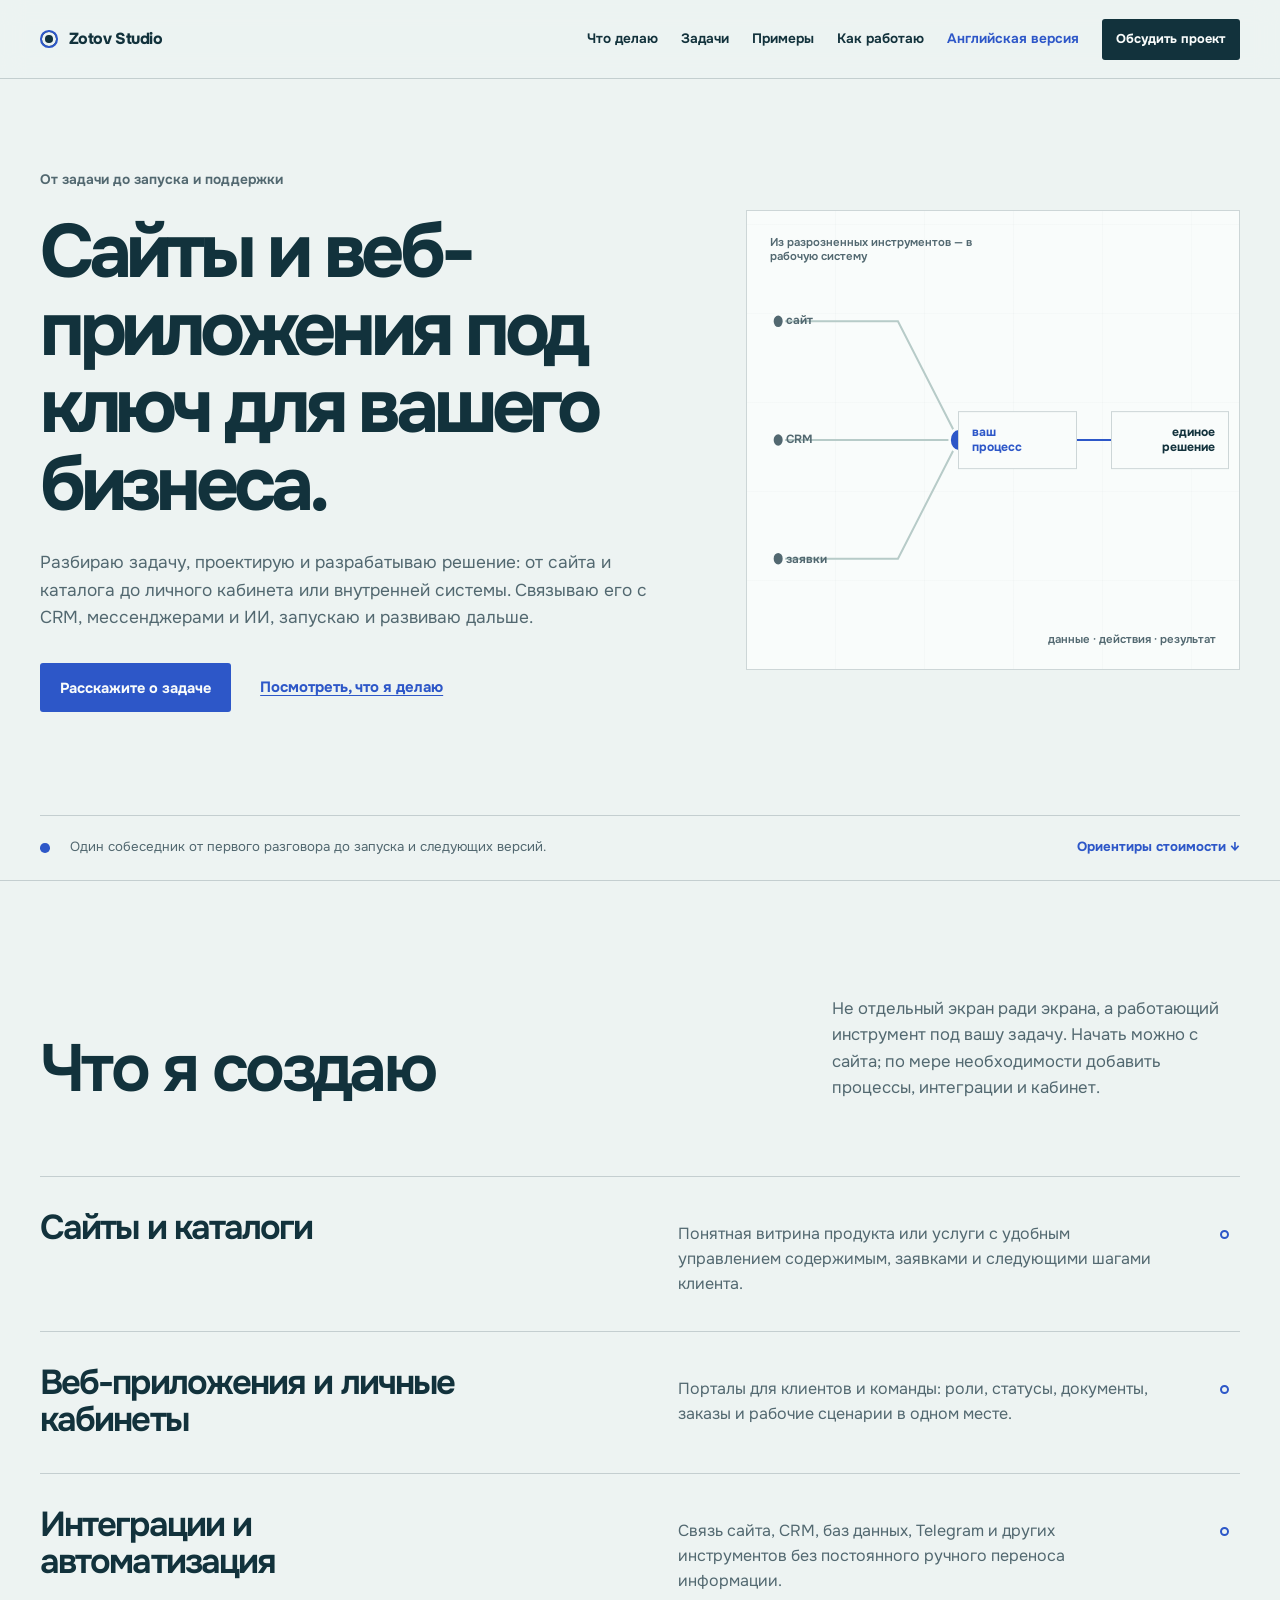
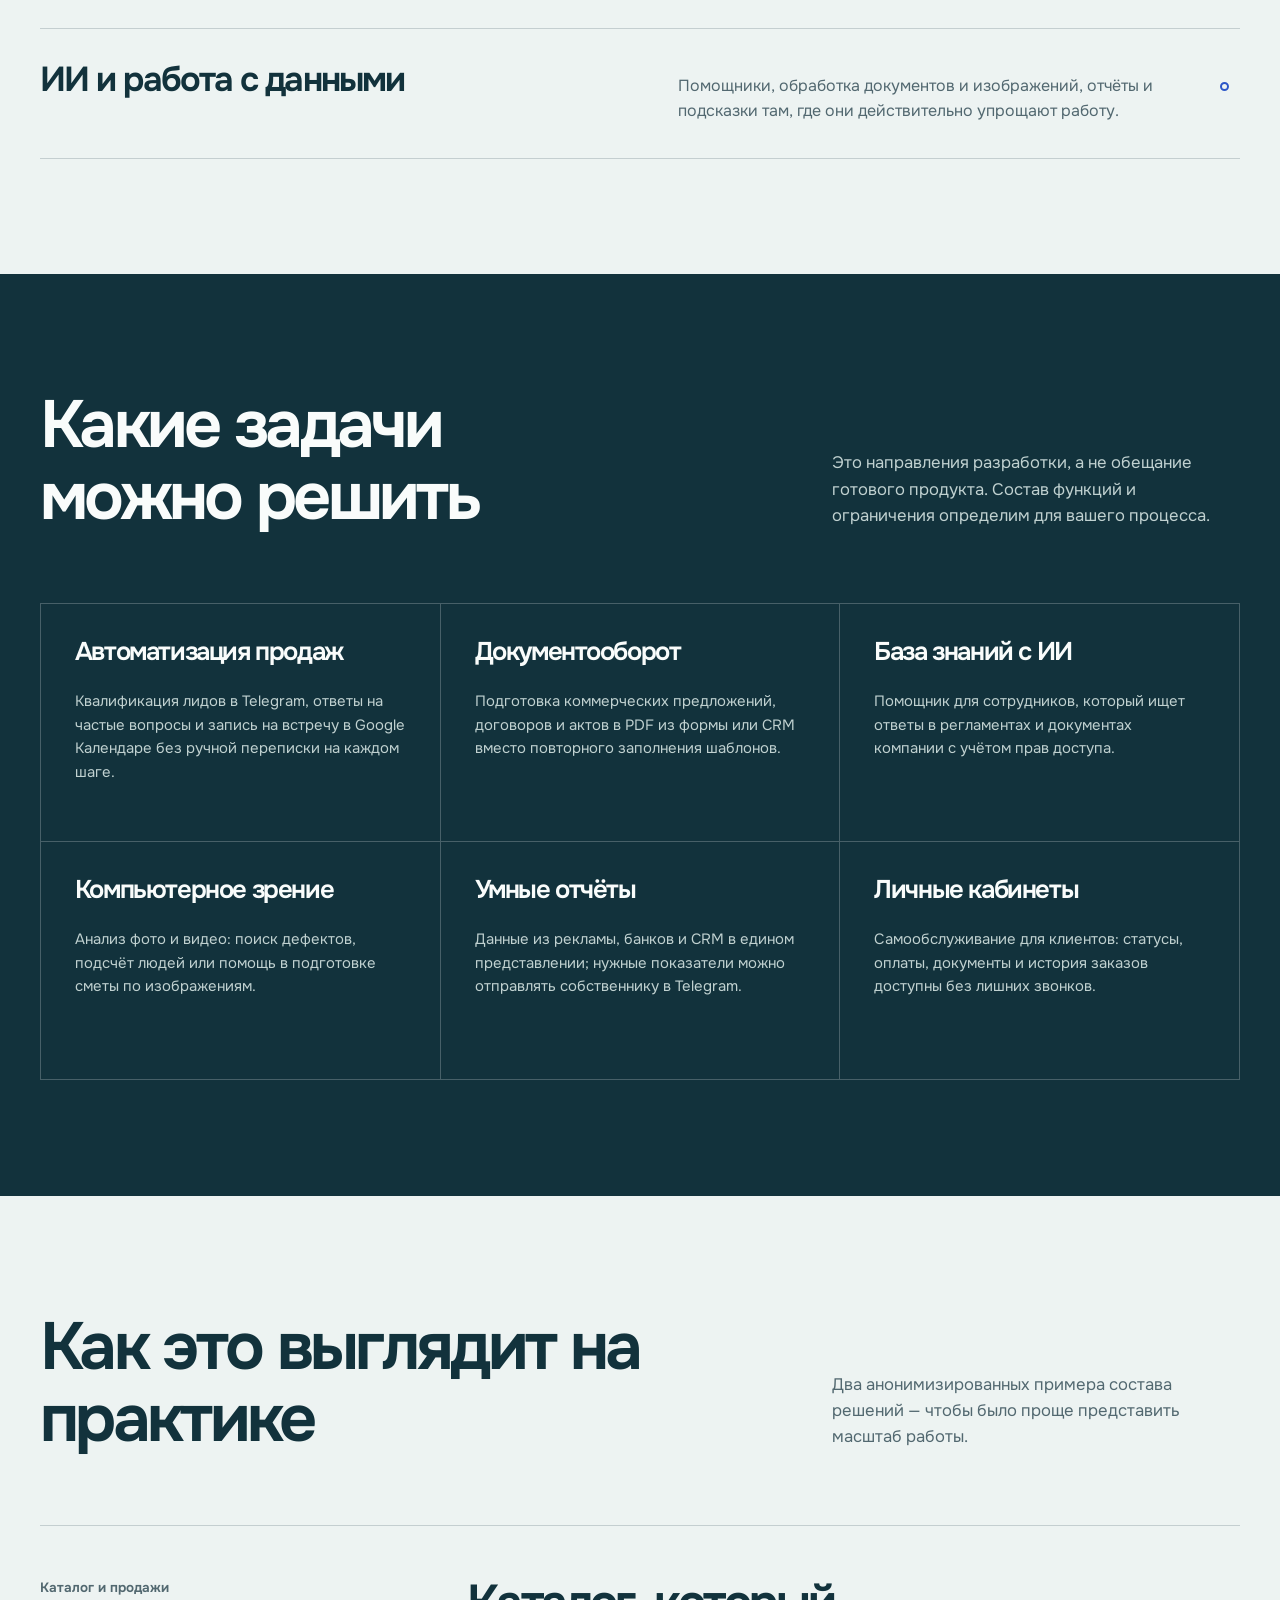
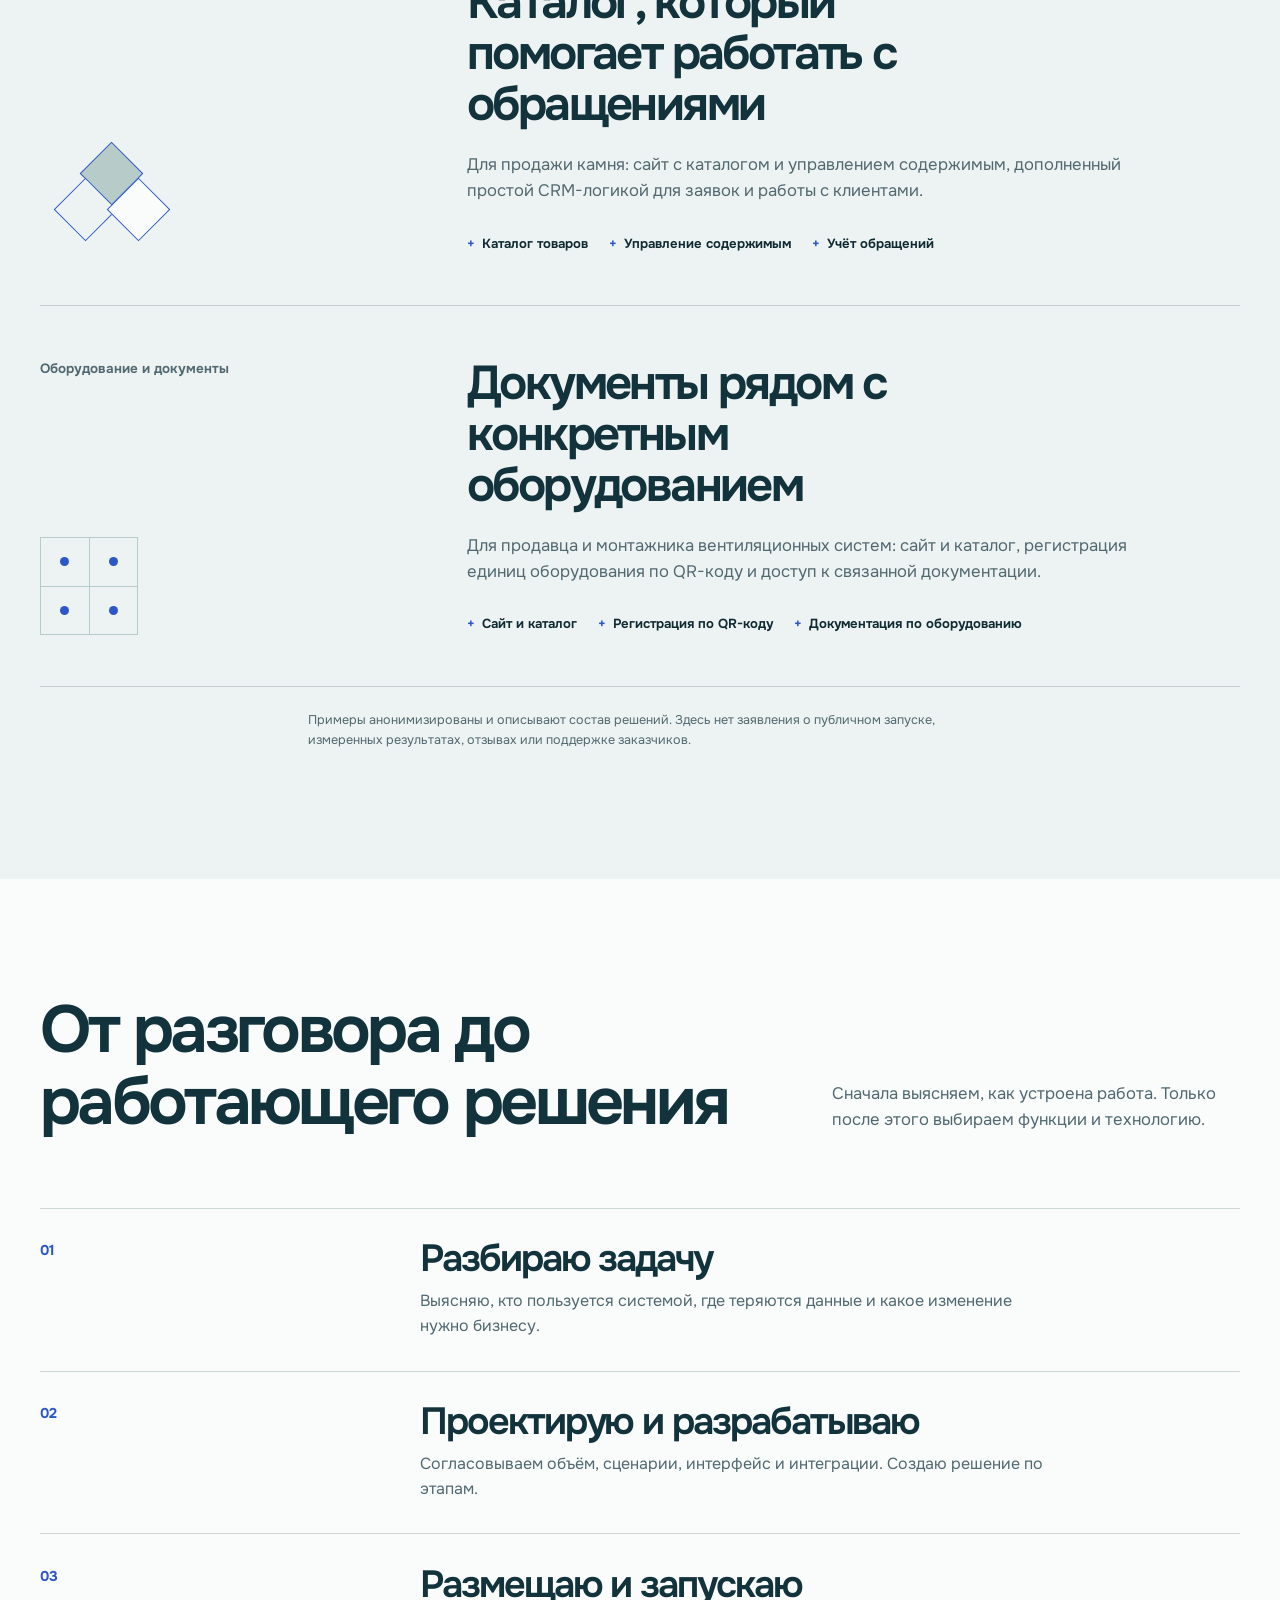
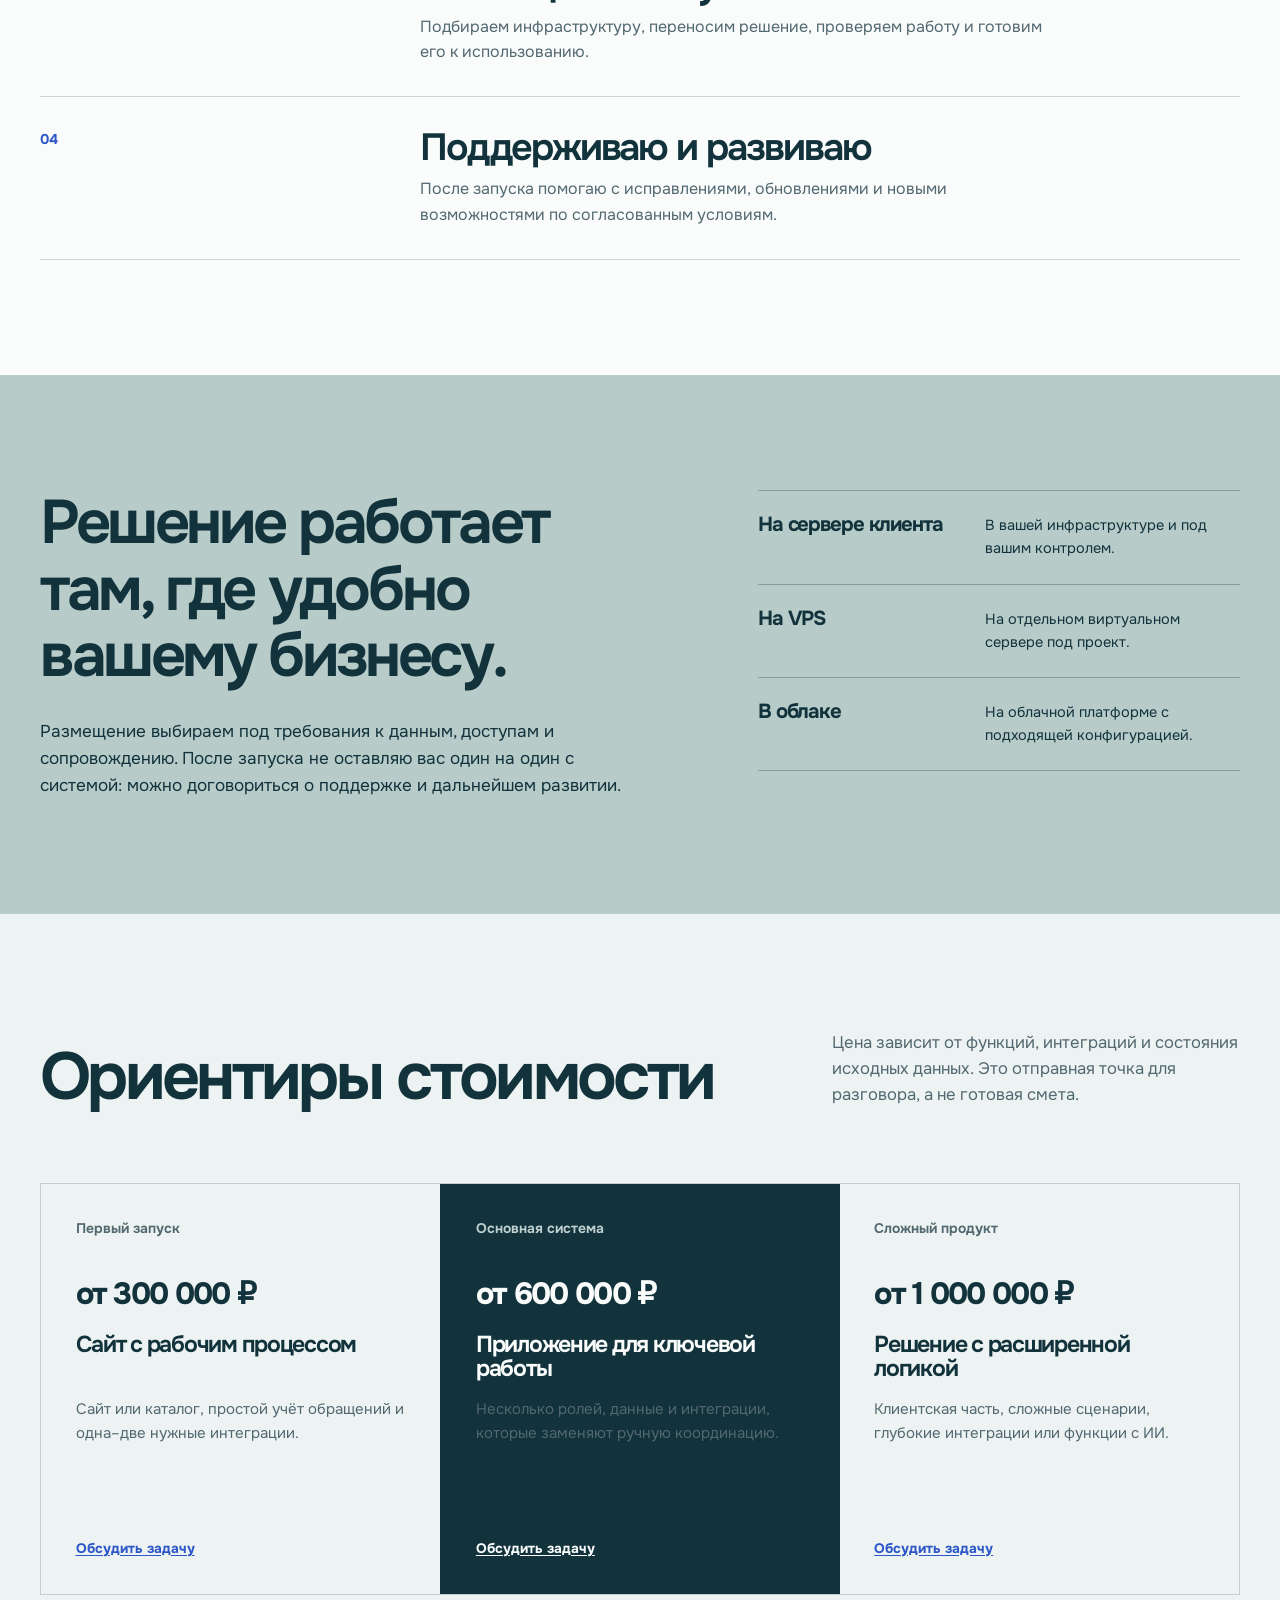
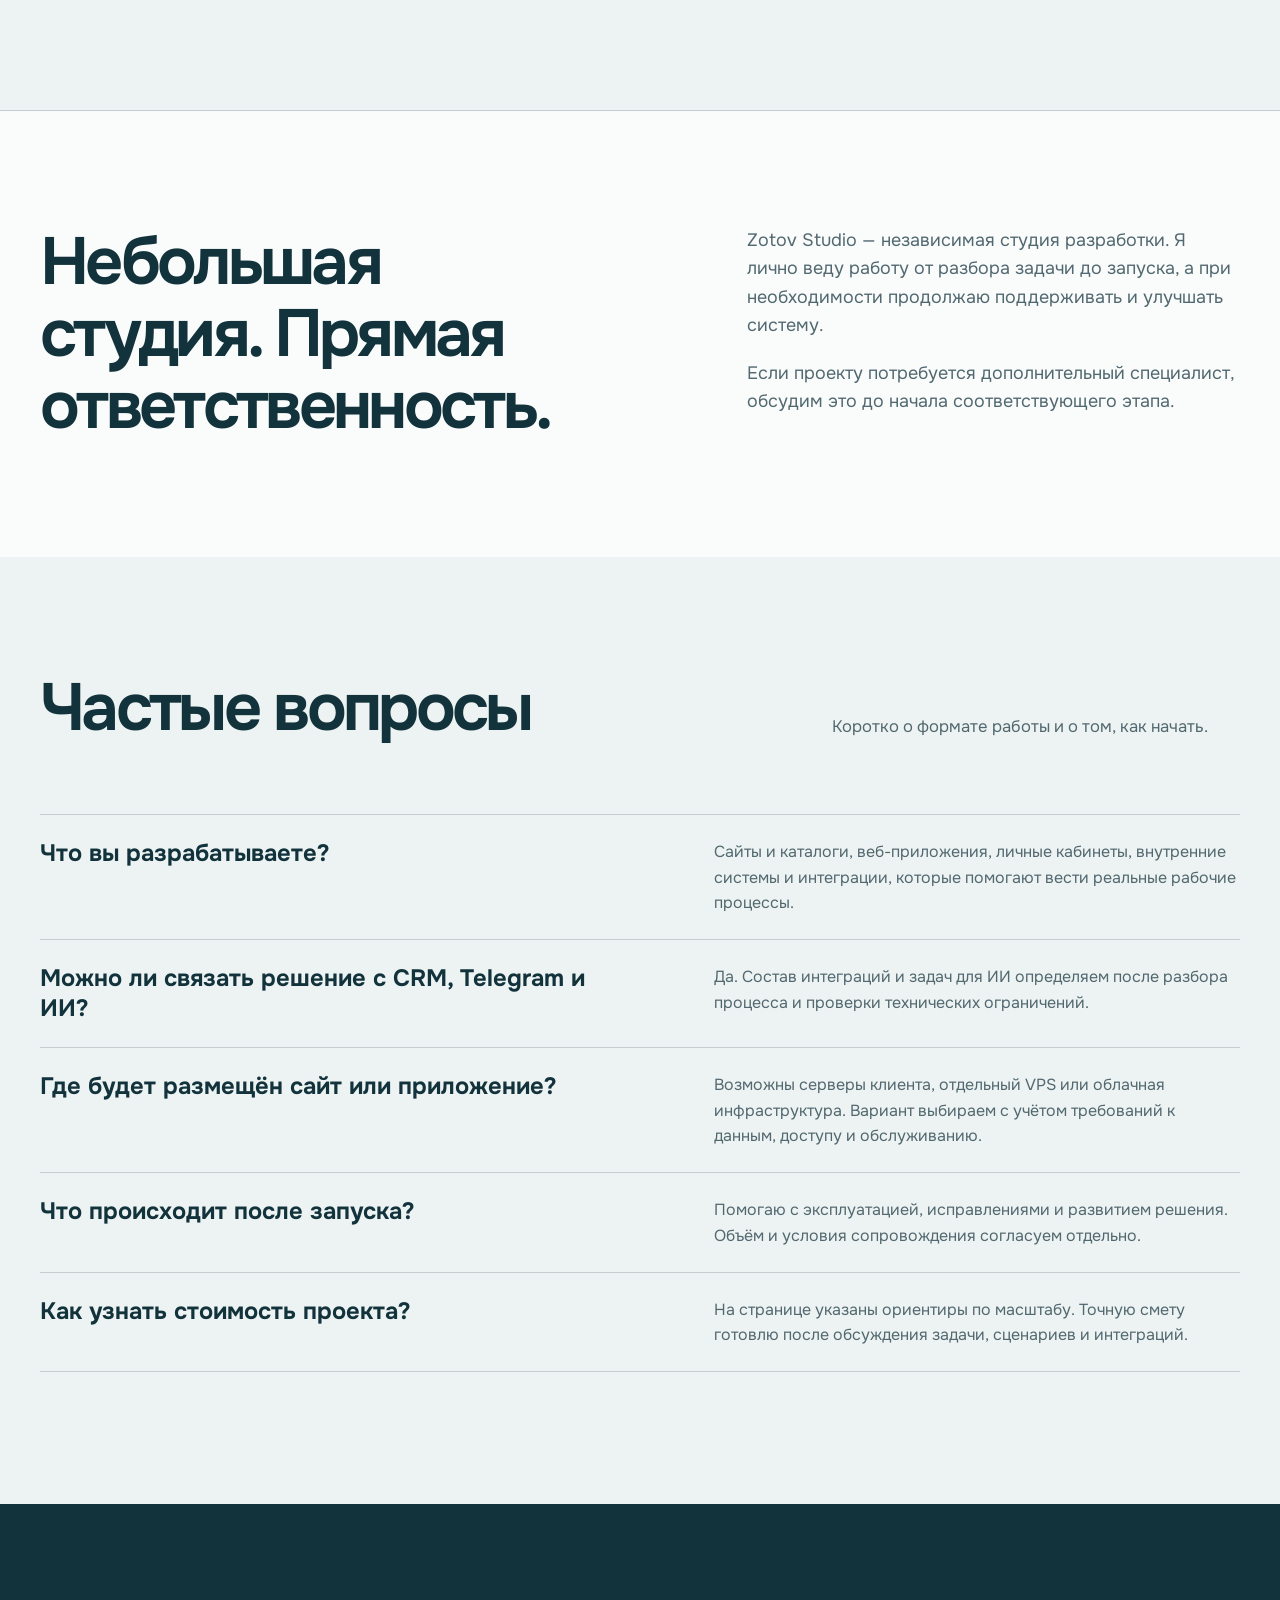
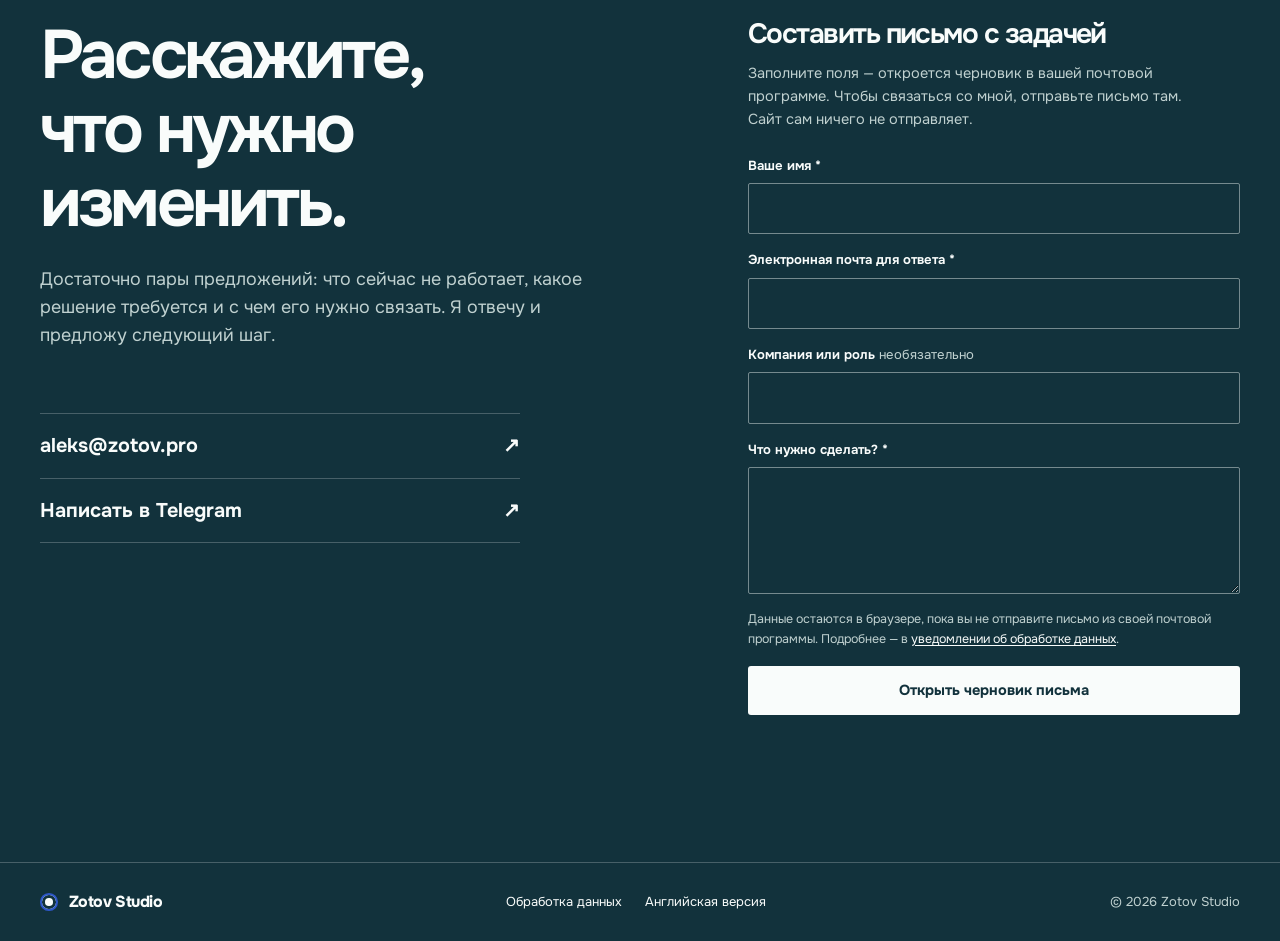
<file: index.html>
<!doctype html>
<html lang="ru" class="no-js">
  <head>
    <meta charset="utf-8" />
    <meta name="viewport" content="width=device-width, initial-scale=1" />
    <meta name="theme-color" content="#edf3f2" />
    <meta name="description" content="Zotov Studio разрабатывает сайты, каталоги и веб-приложения под ключ: CRM, интеграции, ИИ, размещение на сервере клиента или в облаке и поддержка после запуска." />
    <title>Сайты и веб-приложения под ключ для бизнеса — Zotov Studio</title>
    <link rel="canonical" href="https://zotov.pro/" />
    <link rel="alternate" hreflang="ru" href="https://zotov.pro/" />
    <link rel="alternate" hreflang="en" href="https://zotov.pro/en/" />
    <link rel="alternate" hreflang="x-default" href="https://zotov.pro/" />
    <meta property="og:type" content="website" />
    <meta property="og:site_name" content="Zotov Studio" />
    <meta property="og:locale" content="ru_RU" />
    <meta property="og:locale:alternate" content="en_US" />
    <meta property="og:url" content="https://zotov.pro/" />
    <meta property="og:title" content="Сайты и веб-приложения под ключ — Zotov Studio" />
    <meta property="og:description" content="Разработка для бизнес-процессов: от сайта и клиентского кабинета до интеграций, ИИ, размещения и дальнейшей поддержки." />
    <meta name="twitter:card" content="summary" />
    <link rel="icon" type="image/svg+xml" href="./favicon.svg" />
    <link rel="stylesheet" href="./styles.css" />
    <script type="application/ld+json">
      {
        "@context": "https://schema.org",
        "@graph": [
          {
            "@type": "Organization",
            "@id": "https://zotov.pro/#studio",
            "name": "Zotov Studio",
            "legalName": "ИП Зотов Александр Алексеевич",
            "url": "https://zotov.pro/",
            "email": "aleks@zotov.pro",
            "sameAs": ["https://t.me/AleksZotov"],
            "description": "Разработка сайтов, веб-приложений и цифровых систем для бизнес-процессов под ключ. Интеграции, ИИ, размещение и поддержка."
          },
          {
            "@type": "WebSite",
            "@id": "https://zotov.pro/#website",
            "url": "https://zotov.pro/",
            "name": "Zotov Studio",
            "inLanguage": ["ru", "en"],
            "publisher": {"@id": "https://zotov.pro/#studio"}
          },
          {
            "@type": "WebPage",
            "@id": "https://zotov.pro/#webpage",
            "url": "https://zotov.pro/",
            "name": "Сайты и веб-приложения под ключ для бизнеса",
            "inLanguage": "ru",
            "isPartOf": {"@id": "https://zotov.pro/#website"},
            "about": {"@id": "https://zotov.pro/#studio"}
          },
          {
            "@type": "Service",
            "@id": "https://zotov.pro/#service",
            "name": "Разработка сайтов и веб-приложений под ключ",
            "serviceType": "Разработка сайтов, веб-приложений, интеграций и автоматизации бизнес-процессов",
            "provider": {"@id": "https://zotov.pro/#studio"},
            "url": "https://zotov.pro/#services",
            "description": "Анализ задачи, проектирование, разработка, интеграции, размещение на инфраструктуре клиента, VPS или в облаке, поддержка и развитие."
          },
          {
            "@type": "FAQPage",
            "@id": "https://zotov.pro/#faq",
            "mainEntity": [
              {"@type": "Question", "name": "Что вы разрабатываете?", "acceptedAnswer": {"@type": "Answer", "text": "Сайты и каталоги, веб-приложения, личные кабинеты, внутренние системы и интеграции, которые помогают вести реальные рабочие процессы."}},
              {"@type": "Question", "name": "Можно ли связать решение с CRM, Telegram и ИИ?", "acceptedAnswer": {"@type": "Answer", "text": "Да. Состав интеграций и задач для ИИ определяем после разбора процесса и проверки технических ограничений."}},
              {"@type": "Question", "name": "Где будет размещён сайт или приложение?", "acceptedAnswer": {"@type": "Answer", "text": "Возможны серверы клиента, отдельный VPS или облачная инфраструктура. Вариант выбираем с учётом требований к данным, доступу и обслуживанию."}},
              {"@type": "Question", "name": "Что происходит после запуска?", "acceptedAnswer": {"@type": "Answer", "text": "Помогаю с эксплуатацией, исправлениями и развитием решения. Объём и условия сопровождения согласуем отдельно."}},
              {"@type": "Question", "name": "Как узнать стоимость проекта?", "acceptedAnswer": {"@type": "Answer", "text": "На странице указаны ориентиры по масштабу. Точную смету готовлю после обсуждения задачи, сценариев и интеграций."}}
            ]
          }
        ]
      }
    </script>
  </head>
  <body data-locale="ru">
    <a class="skip-link" href="#main">К основному содержанию</a>
    <header class="site-header" data-header>
      <div class="shell header-inner">
        <a class="wordmark" href="#top" aria-label="Zotov Studio — к началу страницы"><span class="wordmark-mark" aria-hidden="true"></span><span>Zotov Studio</span></a>
        <button class="menu-toggle" type="button" aria-expanded="false" aria-controls="site-nav" aria-label="Открыть меню" data-menu-toggle><span></span><span></span></button>
        <nav id="site-nav" class="site-nav" aria-label="Основная навигация" data-menu>
          <a href="#services">Что делаю</a>
          <a href="#scenarios">Задачи</a>
          <a href="#examples">Примеры</a>
          <a href="#process">Как работаю</a>
          <a class="locale-link" href="./en/" hreflang="en" data-locale-link>Английская версия</a>
          <a class="button button-small button-dark" href="#contact">Обсудить проект</a>
        </nav>
      </div>
    </header>

    <main id="main">
      <section class="hero" id="top" aria-labelledby="hero-title">
        <div class="shell hero-grid">
          <div class="hero-copy">
            <p class="hero-intro">От задачи до запуска и поддержки</p>
            <h1 id="hero-title">Сайты и веб-приложения под ключ для вашего бизнеса.</h1>
            <p class="hero-lede">Разбираю задачу, проектирую и разрабатываю решение: от сайта и каталога до личного кабинета или внутренней системы. Связываю его с CRM, мессенджерами и ИИ, запускаю и развиваю дальше.</p>
            <div class="hero-actions">
              <a class="button button-primary" href="#contact">Расскажите о задаче</a>
              <a class="text-action" href="#services">Посмотреть, что я делаю</a>
            </div>
          </div>
          <div class="system-map" aria-hidden="true">
            <div class="map-caption map-caption-top">Из разрозненных инструментов — в рабочую систему</div>
            <div class="map-input input-one">сайт</div>
            <div class="map-input input-two">CRM</div>
            <div class="map-input input-three">заявки</div>
            <svg viewBox="0 0 600 440" preserveAspectRatio="none" role="presentation" focusable="false">
              <path class="route route-muted" d="M38 106H184L258 220" /><path class="route route-muted" d="M38 220H258" /><path class="route route-muted" d="M38 334H184L258 220" />
              <path class="route route-active" d="M258 220H430H562" />
              <circle class="route-node node-input" cx="38" cy="106" r="7" /><circle class="route-node node-input" cx="38" cy="220" r="7" /><circle class="route-node node-input" cx="38" cy="334" r="7" />
              <circle class="route-node node-core" cx="258" cy="220" r="11" /><circle class="route-node node-end" cx="562" cy="220" r="8" />
            </svg>
            <div class="map-core">ваш<br />процесс</div>
            <div class="map-output">единое<br />решение</div>
            <div class="map-caption map-caption-bottom">данные · действия · результат</div>
          </div>
        </div>
        <div class="shell hero-bottom"><span class="hero-rule"></span><p>Один собеседник от первого разговора до запуска и следующих версий.</p><a href="#pricing">Ориентиры стоимости <span aria-hidden="true">↓</span></a></div>
      </section>

      <section class="section services" id="services" aria-labelledby="services-title">
        <div class="shell section-head"><h2 id="services-title">Что я создаю</h2><p>Не отдельный экран ради экрана, а работающий инструмент под вашу задачу. Начать можно с сайта; по мере необходимости добавить процессы, интеграции и кабинет.</p></div>
        <div class="shell service-list">
          <article class="service-row"><h3>Сайты и каталоги</h3><p>Понятная витрина продукта или услуги с удобным управлением содержимым, заявками и следующими шагами клиента.</p><span class="service-mark" aria-hidden="true"></span></article>
          <article class="service-row"><h3>Веб-приложения и личные кабинеты</h3><p>Порталы для клиентов и команды: роли, статусы, документы, заказы и рабочие сценарии в одном месте.</p><span class="service-mark" aria-hidden="true"></span></article>
          <article class="service-row"><h3>Интеграции и автоматизация</h3><p>Связь сайта, CRM, баз данных, Telegram и других инструментов без постоянного ручного переноса информации.</p><span class="service-mark" aria-hidden="true"></span></article>
          <article class="service-row"><h3>ИИ и работа с данными</h3><p>Помощники, обработка документов и изображений, отчёты и подсказки там, где они действительно упрощают работу.</p><span class="service-mark" aria-hidden="true"></span></article>
        </div>
      </section>

      <section class="section section-dark scenarios" id="scenarios" aria-labelledby="scenarios-title">
        <div class="shell section-head"><h2 id="scenarios-title">Какие задачи можно решить</h2><p>Это направления разработки, а не обещание готового продукта. Состав функций и ограничения определим для вашего процесса.</p></div>
        <div class="shell scenario-grid">
          <article><h3>Автоматизация продаж</h3><p>Квалификация лидов в Telegram, ответы на частые вопросы и запись на встречу в Google Календаре без ручной переписки на каждом шаге.</p></article>
          <article><h3>Документооборот</h3><p>Подготовка коммерческих предложений, договоров и актов в PDF из формы или CRM вместо повторного заполнения шаблонов.</p></article>
          <article><h3>База знаний с ИИ</h3><p>Помощник для сотрудников, который ищет ответы в регламентах и документах компании с учётом прав доступа.</p></article>
          <article><h3>Компьютерное зрение</h3><p>Анализ фото и видео: поиск дефектов, подсчёт людей или помощь в подготовке сметы по изображениям.</p></article>
          <article><h3>Умные отчёты</h3><p>Данные из рекламы, банков и CRM в едином представлении; нужные показатели можно отправлять собственнику в Telegram.</p></article>
          <article><h3>Личные кабинеты</h3><p>Самообслуживание для клиентов: статусы, оплаты, документы и история заказов доступны без лишних звонков.</p></article>
        </div>
      </section>

      <section class="section examples" id="examples" aria-labelledby="examples-title">
        <div class="shell section-head"><h2 id="examples-title">Как это выглядит на практике</h2><p>Два анонимизированных примера состава решений — чтобы было проще представить масштаб работы.</p></div>
        <div class="shell examples-list">
          <article class="work-example"><div class="example-side"><span>Каталог и продажи</span><div class="example-symbol symbol-catalog" aria-hidden="true"><i></i><i></i><i></i></div></div><div class="example-body"><h3>Каталог, который помогает работать с обращениями</h3><p>Для продажи камня: сайт с каталогом и управлением содержимым, дополненный простой CRM-логикой для заявок и работы с клиентами.</p><ul><li>Каталог товаров</li><li>Управление содержимым</li><li>Учёт обращений</li></ul></div></article>
          <article class="work-example"><div class="example-side"><span>Оборудование и документы</span><div class="example-symbol symbol-equipment" aria-hidden="true"><i></i><i></i><i></i><i></i></div></div><div class="example-body"><h3>Документы рядом с конкретным оборудованием</h3><p>Для продавца и монтажника вентиляционных систем: сайт и каталог, регистрация единиц оборудования по QR-коду и доступ к связанной документации.</p><ul><li>Сайт и каталог</li><li>Регистрация по QR-коду</li><li>Документация по оборудованию</li></ul></div></article>
        </div>
        <p class="shell transparency-note">Примеры анонимизированы и описывают состав решений. Здесь нет заявления о публичном запуске, измеренных результатах, отзывах или поддержке заказчиков.</p>
      </section>

      <section class="section process" id="process" aria-labelledby="process-title">
        <div class="shell section-head"><h2 id="process-title">От разговора до работающего решения</h2><p>Сначала выясняем, как устроена работа. Только после этого выбираем функции и технологию.</p></div>
        <ol class="shell process-list">
          <li><span>01</span><div><h3>Разбираю задачу</h3><p>Выясняю, кто пользуется системой, где теряются данные и какое изменение нужно бизнесу.</p></div></li>
          <li><span>02</span><div><h3>Проектирую и разрабатываю</h3><p>Согласовываем объём, сценарии, интерфейс и интеграции. Создаю решение по этапам.</p></div></li>
          <li><span>03</span><div><h3>Размещаю и запускаю</h3><p>Подбираем инфраструктуру, переносим решение, проверяем работу и готовим его к использованию.</p></div></li>
          <li><span>04</span><div><h3>Поддерживаю и развиваю</h3><p>После запуска помогаю с исправлениями, обновлениями и новыми возможностями по согласованным условиям.</p></div></li>
        </ol>
      </section>

      <section class="section deployment" id="hosting" aria-labelledby="hosting-title">
        <div class="shell deployment-layout"><div class="deployment-copy"><h2 id="hosting-title">Решение работает там, где удобно вашему бизнесу.</h2><p>Размещение выбираем под требования к данным, доступам и сопровождению. После запуска не оставляю вас один на один с системой: можно договориться о поддержке и дальнейшем развитии.</p></div><div class="deployment-options" aria-label="Варианты размещения"><div><h3>На сервере клиента</h3><p>В вашей инфраструктуре и под вашим контролем.</p></div><div><h3>На VPS</h3><p>На отдельном виртуальном сервере под проект.</p></div><div><h3>В облаке</h3><p>На облачной платформе с подходящей конфигурацией.</p></div></div></div>
      </section>

      <section class="section pricing" id="pricing" aria-labelledby="pricing-title">
        <div class="shell section-head"><h2 id="pricing-title">Ориентиры стоимости</h2><p>Цена зависит от функций, интеграций и состояния исходных данных. Это отправная точка для разговора, а не готовая смета.</p></div>
        <div class="shell price-grid">
          <article class="price-card"><p class="price-label">Первый запуск</p><p class="price-value">от 300&nbsp;000&nbsp;₽</p><h3>Сайт с рабочим процессом</h3><p>Сайт или каталог, простой учёт обращений и одна–две нужные интеграции.</p><a href="#contact">Обсудить задачу</a></article>
          <article class="price-card price-card-featured"><p class="price-label">Основная система</p><p class="price-value">от 600&nbsp;000&nbsp;₽</p><h3>Приложение для ключевой работы</h3><p>Несколько ролей, данные и интеграции, которые заменяют ручную координацию.</p><a href="#contact">Обсудить задачу</a></article>
          <article class="price-card"><p class="price-label">Сложный продукт</p><p class="price-value">от 1&nbsp;000&nbsp;000&nbsp;₽</p><h3>Решение с расширенной логикой</h3><p>Клиентская часть, сложные сценарии, глубокие интеграции или функции с ИИ.</p><a href="#contact">Обсудить задачу</a></article>
        </div>
      </section>

      <section class="section about" id="about" aria-labelledby="about-title"><div class="shell about-layout"><h2 id="about-title">Небольшая студия. Прямая ответственность.</h2><div><p>Zotov Studio — независимая студия разработки. Я лично веду работу от разбора задачи до запуска, а при необходимости продолжаю поддерживать и улучшать систему.</p><p>Если проекту потребуется дополнительный специалист, обсудим это до начала соответствующего этапа.</p></div></div></section>

      <section class="section faq" id="faq" aria-labelledby="faq-title"><div class="shell section-head"><h2 id="faq-title">Частые вопросы</h2><p>Коротко о формате работы и о том, как начать.</p></div><dl class="shell faq-list">
        <div><dt>Что вы разрабатываете?</dt><dd>Сайты и каталоги, веб-приложения, личные кабинеты, внутренние системы и интеграции, которые помогают вести реальные рабочие процессы.</dd></div>
        <div><dt>Можно ли связать решение с CRM, Telegram и ИИ?</dt><dd>Да. Состав интеграций и задач для ИИ определяем после разбора процесса и проверки технических ограничений.</dd></div>
        <div><dt>Где будет размещён сайт или приложение?</dt><dd>Возможны серверы клиента, отдельный VPS или облачная инфраструктура. Вариант выбираем с учётом требований к данным, доступу и обслуживанию.</dd></div>
        <div><dt>Что происходит после запуска?</dt><dd>Помогаю с эксплуатацией, исправлениями и развитием решения. Объём и условия сопровождения согласуем отдельно.</dd></div>
        <div><dt>Как узнать стоимость проекта?</dt><dd>На странице указаны ориентиры по масштабу. Точную смету готовлю после обсуждения задачи, сценариев и интеграций.</dd></div>
      </dl></section>

      <section class="section contact section-dark" id="contact" aria-labelledby="contact-title"><div class="shell contact-layout"><div class="contact-copy"><h2 id="contact-title">Расскажите, что нужно изменить.</h2><p>Достаточно пары предложений: что сейчас не работает, какое решение требуется и с чем его нужно связать. Я отвечу и предложу следующий шаг.</p><div class="contact-links"><a class="contact-link" href="mailto:aleks@zotov.pro?subject=%D0%97%D0%B0%D0%B4%D0%B0%D1%87%D0%B0%20%D0%B4%D0%BB%D1%8F%20Zotov%20Studio">aleks@zotov.pro <span aria-hidden="true">↗</span></a><a class="contact-link" href="https://t.me/AleksZotov" target="_blank" rel="noopener noreferrer">Написать в Telegram <span aria-hidden="true">↗</span></a></div></div>
        <form class="brief-form" data-brief-form method="post" novalidate><h3>Составить письмо с задачей</h3><p class="form-explainer">Заполните поля — откроется черновик в вашей почтовой программе. Чтобы связаться со мной, отправьте письмо там. Сайт сам ничего не отправляет.</p><div class="form-row"><label for="name">Ваше имя <span aria-hidden="true">*</span></label><input id="name" name="name" autocomplete="name" required /></div><div class="form-row"><label for="email">Электронная почта для ответа <span aria-hidden="true">*</span></label><input id="email" name="email" type="email" autocomplete="email" required /></div><div class="form-row"><label for="company">Компания или роль <span class="optional">необязательно</span></label><input id="company" name="company" autocomplete="organization" /></div><div class="form-row"><label for="message">Что нужно сделать? <span aria-hidden="true">*</span></label><textarea id="message" name="message" rows="4" required></textarea></div><p class="form-privacy">Данные остаются в браузере, пока вы не отправите письмо из своей почтовой программы. Подробнее — в <a href="./privacy.html">уведомлении об обработке данных</a>.</p><button class="button button-light" type="submit">Открыть черновик письма</button><p class="form-status" role="status" aria-live="polite" data-form-status></p></form>
      </div></section>
    </main>
    <footer class="site-footer"><div class="shell footer-inner"><a class="wordmark" href="#top"><span class="wordmark-mark" aria-hidden="true"></span><span>Zotov Studio</span></a><div><a href="./privacy.html">Обработка данных</a><a href="./en/" hreflang="en">Английская версия</a></div><p>© <span data-current-year>2026</span> Zotov Studio</p></div></footer>
    <script src="./site-config.js"></script><script src="./script.js"></script>
  </body>
</html>
</file>
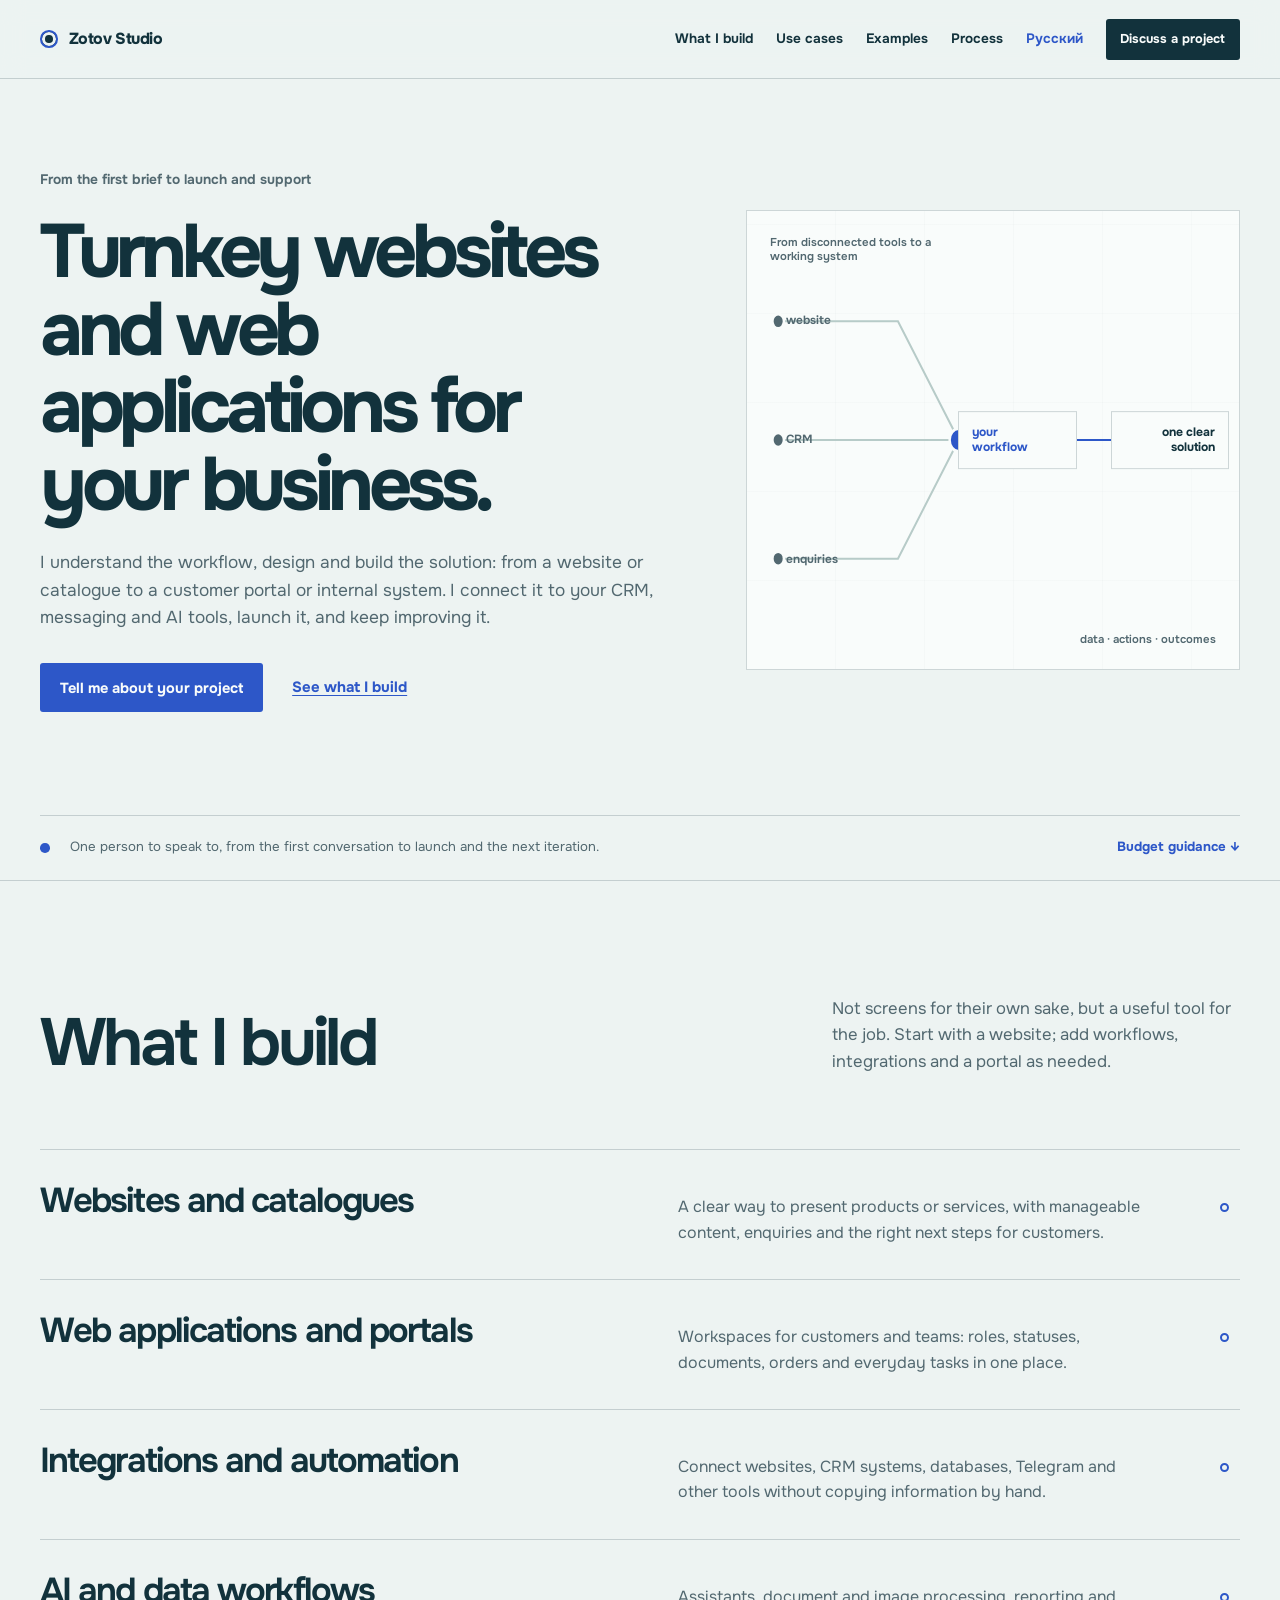
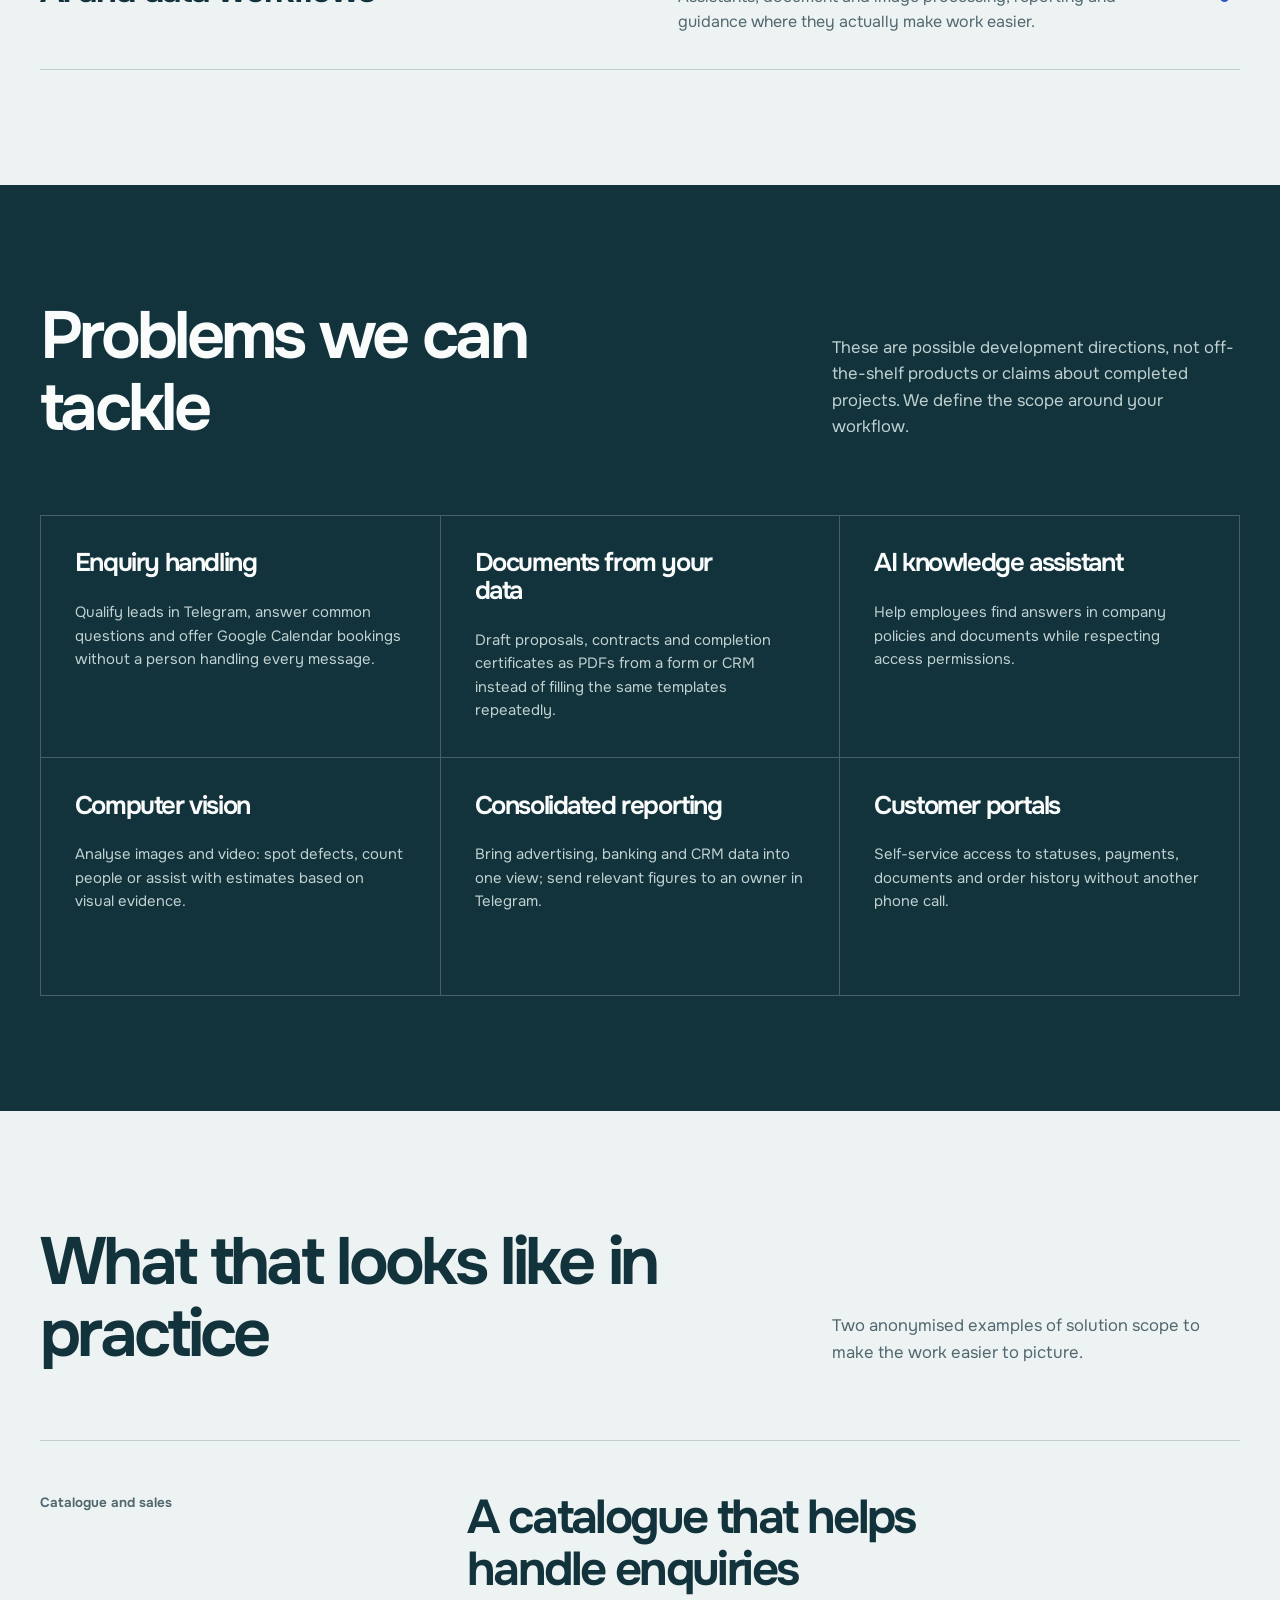
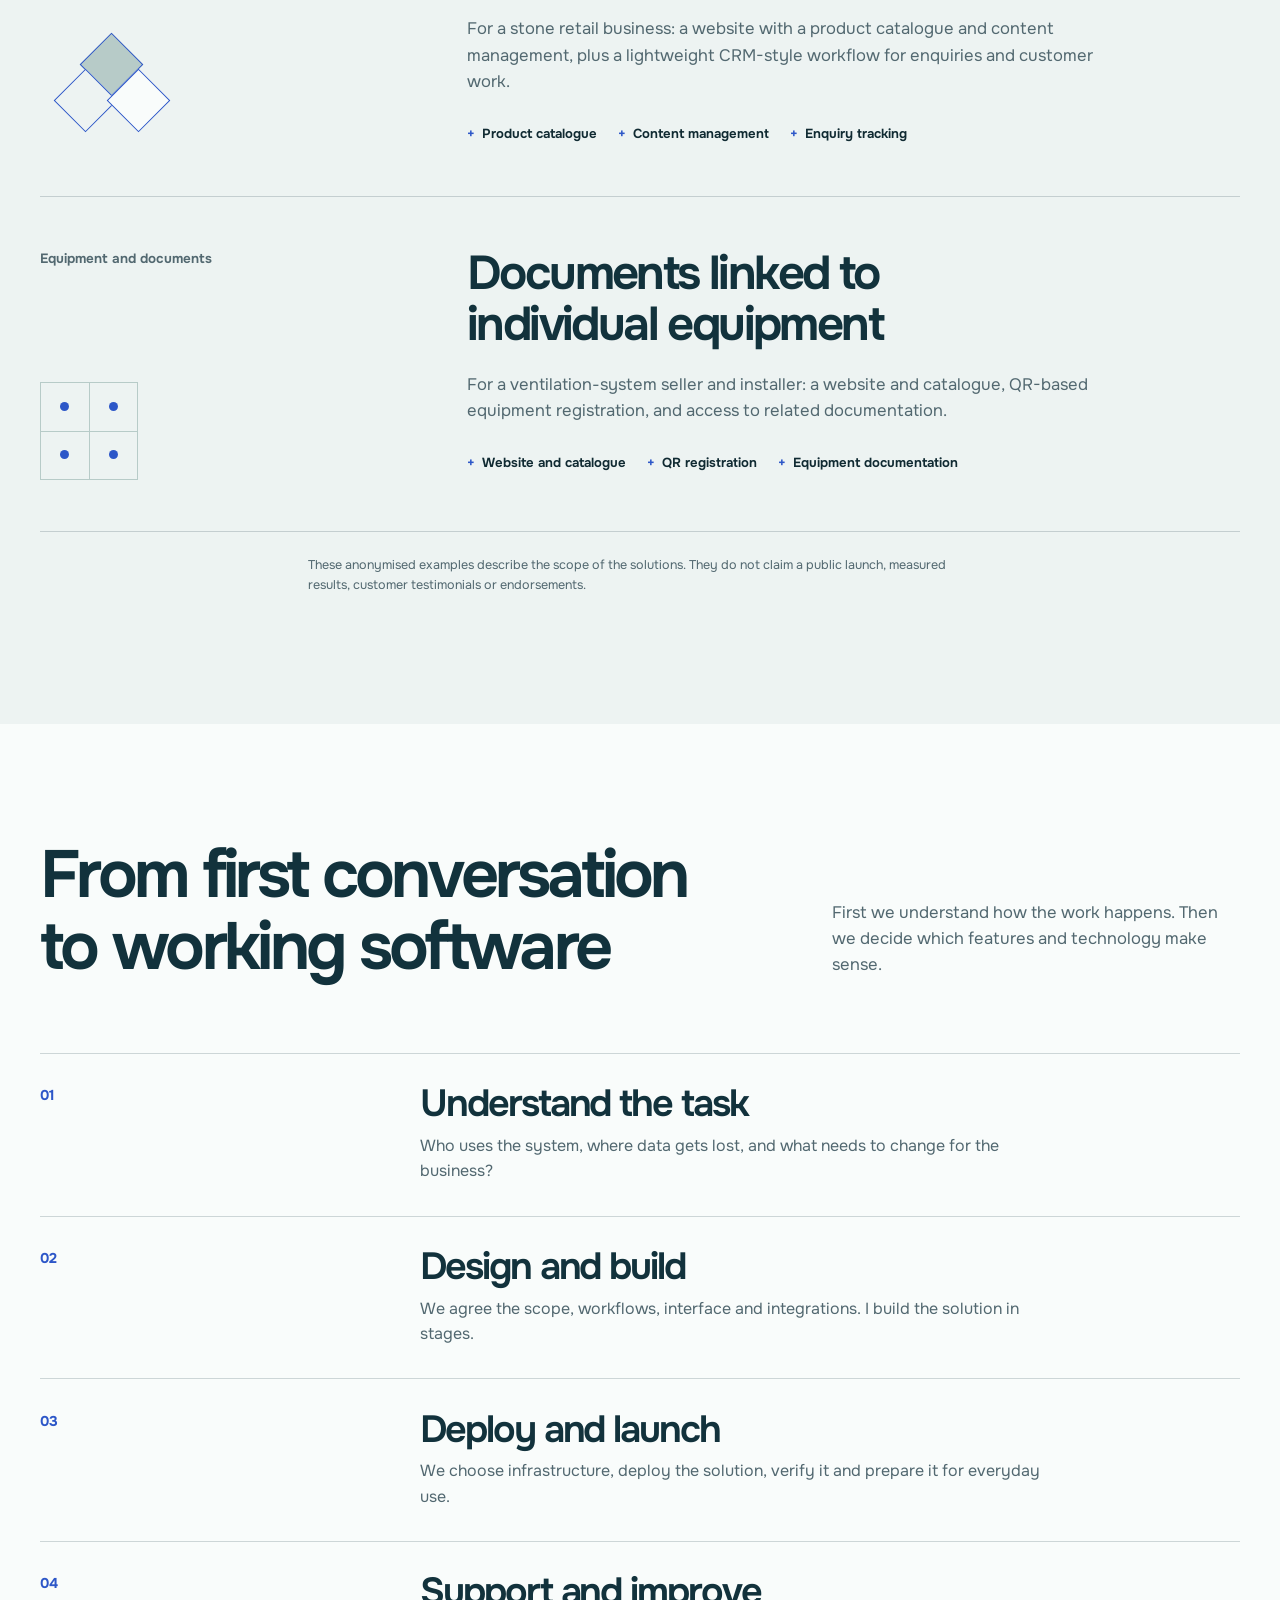
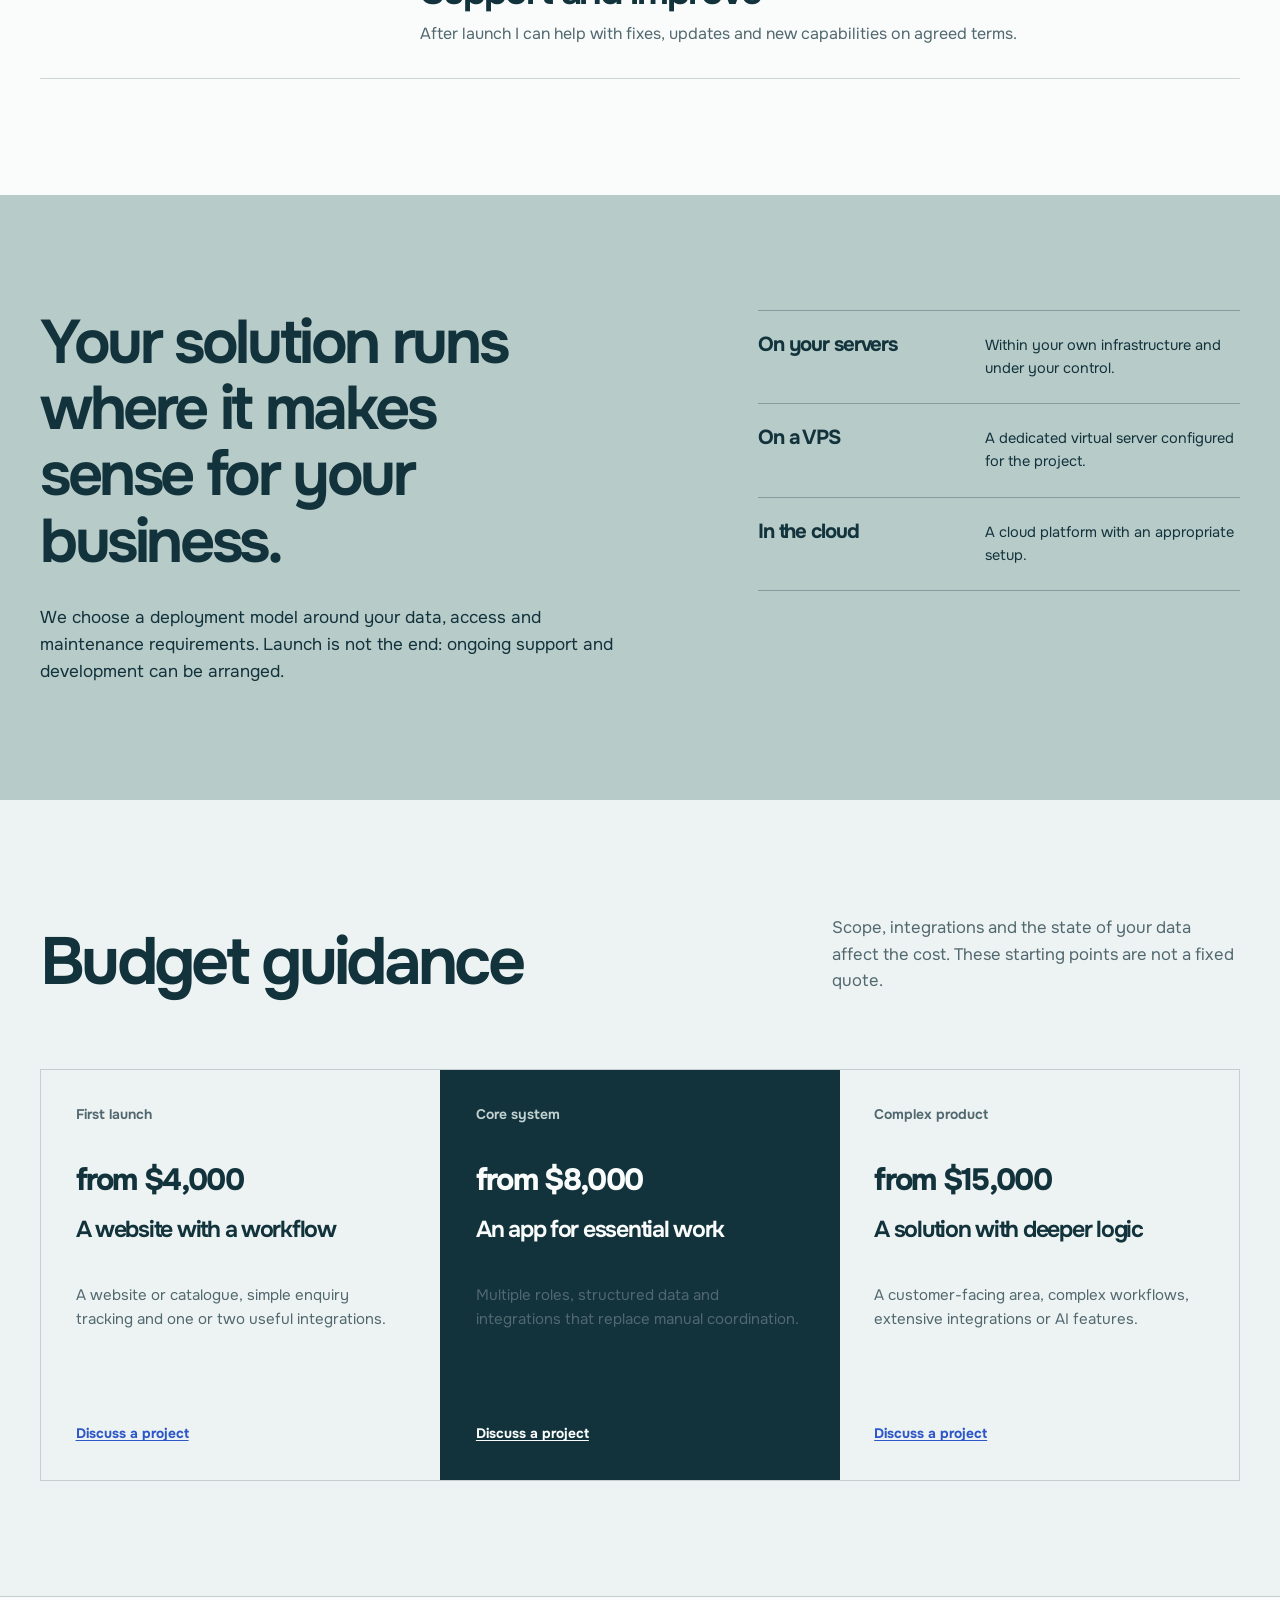
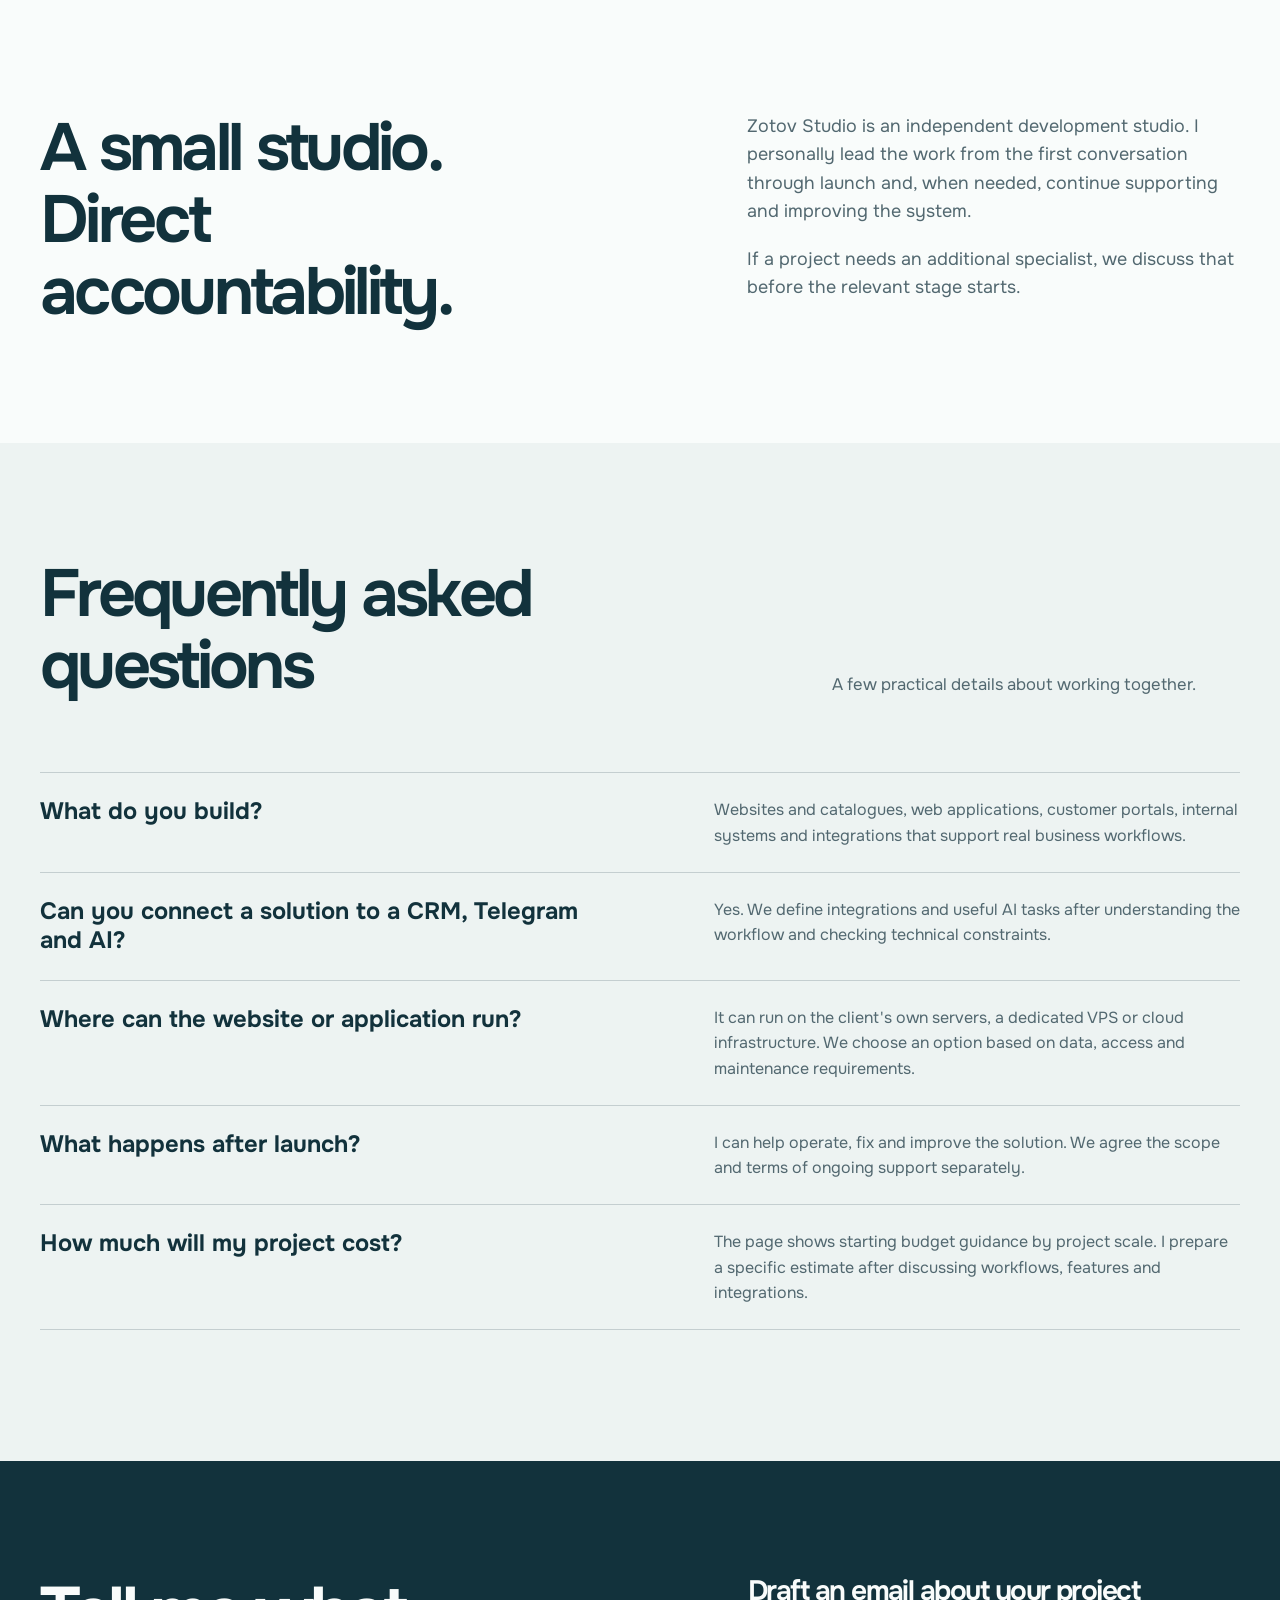
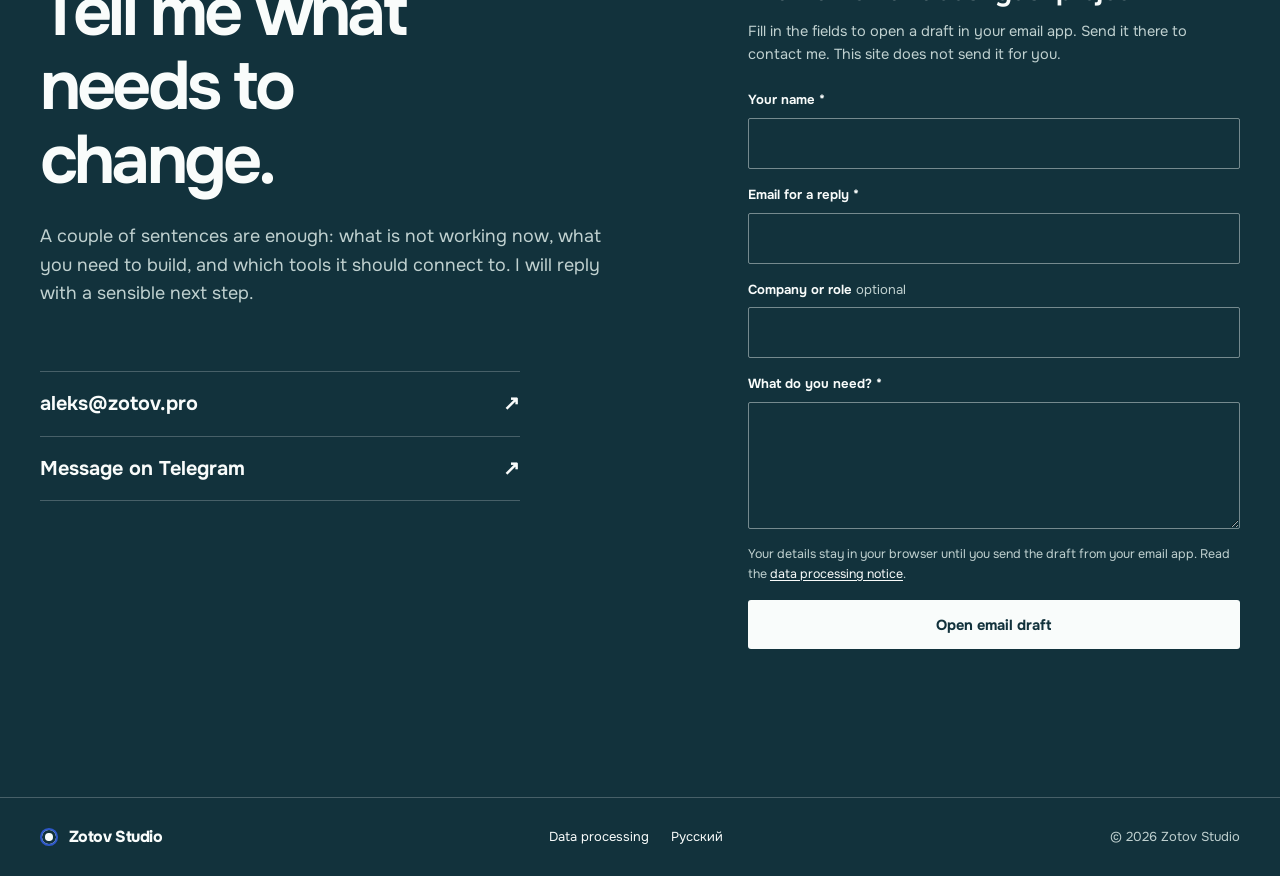
<file: en/index.html>
<!doctype html>
<html lang="en" class="no-js">
  <head>
    <meta charset="utf-8" />
    <meta name="viewport" content="width=device-width, initial-scale=1" />
    <meta name="theme-color" content="#edf3f2" />
    <meta name="description" content="Zotov Studio builds turnkey websites and web applications for business workflows: CRM and AI integrations, deployment on your infrastructure or in the cloud, and support after launch." />
    <title>Turnkey websites and web applications for business — Zotov Studio</title>
    <link rel="canonical" href="https://zotov.pro/en/" />
    <link rel="alternate" hreflang="ru" href="https://zotov.pro/" />
    <link rel="alternate" hreflang="en" href="https://zotov.pro/en/" />
    <link rel="alternate" hreflang="x-default" href="https://zotov.pro/" />
    <meta property="og:type" content="website" />
    <meta property="og:site_name" content="Zotov Studio" />
    <meta property="og:locale" content="en_US" />
    <meta property="og:locale:alternate" content="ru_RU" />
    <meta property="og:url" content="https://zotov.pro/en/" />
    <meta property="og:title" content="Turnkey websites and web applications — Zotov Studio" />
    <meta property="og:description" content="Business websites, portals and custom applications, from design and integrations to deployment and ongoing improvement." />
    <meta name="twitter:card" content="summary" />
    <link rel="icon" type="image/svg+xml" href="../favicon.svg" />
    <link rel="stylesheet" href="../styles.css" />
    <script type="application/ld+json">
      {
        "@context": "https://schema.org",
        "@graph": [
          {"@type": "Organization", "@id": "https://zotov.pro/#studio", "name": "Zotov Studio", "legalName": "ИП Зотов Александр Алексеевич", "url": "https://zotov.pro/", "email": "aleks@zotov.pro", "sameAs": ["https://t.me/AleksZotov"], "description": "Turnkey websites, web applications and digital systems for business workflows, with integrations, deployment and ongoing support."},
          {"@type": "WebSite", "@id": "https://zotov.pro/#website", "url": "https://zotov.pro/", "name": "Zotov Studio", "inLanguage": ["ru", "en"], "publisher": {"@id": "https://zotov.pro/#studio"}},
          {"@type": "WebPage", "@id": "https://zotov.pro/en/#webpage", "url": "https://zotov.pro/en/", "name": "Turnkey websites and web applications for business", "inLanguage": "en", "isPartOf": {"@id": "https://zotov.pro/#website"}, "about": {"@id": "https://zotov.pro/#studio"}},
          {"@type": "Service", "@id": "https://zotov.pro/en/#service", "name": "Turnkey website and web application development", "serviceType": "Business websites, web applications, integrations and workflow automation", "provider": {"@id": "https://zotov.pro/#studio"}, "url": "https://zotov.pro/en/#services", "description": "Discovery, design, development, integrations, deployment on client infrastructure, a VPS or in the cloud, followed by support and improvement."},
          {"@type": "FAQPage", "@id": "https://zotov.pro/en/#faq", "mainEntity": [
            {"@type": "Question", "name": "What do you build?", "acceptedAnswer": {"@type": "Answer", "text": "Websites and catalogues, web applications, customer portals, internal systems and integrations that support real business workflows."}},
            {"@type": "Question", "name": "Can you connect a solution to a CRM, Telegram and AI?", "acceptedAnswer": {"@type": "Answer", "text": "Yes. We define integrations and useful AI tasks after understanding the workflow and checking technical constraints."}},
            {"@type": "Question", "name": "Where can the website or application run?", "acceptedAnswer": {"@type": "Answer", "text": "It can run on the client's own servers, a dedicated VPS or cloud infrastructure. We choose an option based on data, access and maintenance requirements."}},
            {"@type": "Question", "name": "What happens after launch?", "acceptedAnswer": {"@type": "Answer", "text": "I can help operate, fix and improve the solution. We agree the scope and terms of ongoing support separately."}},
            {"@type": "Question", "name": "How much will my project cost?", "acceptedAnswer": {"@type": "Answer", "text": "The page shows starting budget guidance by project scale. I prepare a specific estimate after discussing workflows, features and integrations."}}
          ]}
        ]
      }
    </script>
  </head>
  <body data-locale="en">
    <a class="skip-link" href="#main">Skip to main content</a>
    <header class="site-header" data-header><div class="shell header-inner">
      <a class="wordmark" href="#top" aria-label="Zotov Studio — back to top"><span class="wordmark-mark" aria-hidden="true"></span><span>Zotov Studio</span></a>
      <button class="menu-toggle" type="button" aria-expanded="false" aria-controls="site-nav" aria-label="Open menu" data-menu-toggle><span></span><span></span></button>
      <nav id="site-nav" class="site-nav" aria-label="Main navigation" data-menu><a href="#services">What I build</a><a href="#scenarios">Use cases</a><a href="#examples">Examples</a><a href="#process">Process</a><a class="locale-link" href="../" lang="ru" hreflang="ru" data-locale-link>Русский</a><a class="button button-small button-dark" href="#contact">Discuss a project</a></nav>
    </div></header>

    <main id="main">
      <section class="hero" id="top" aria-labelledby="hero-title"><div class="shell hero-grid"><div class="hero-copy">
        <p class="hero-intro">From the first brief to launch and support</p>
        <h1 id="hero-title">Turnkey websites and web applications for your business.</h1>
        <p class="hero-lede">I understand the workflow, design and build the solution: from a website or catalogue to a customer portal or internal system. I connect it to your CRM, messaging and AI tools, launch it, and keep improving it.</p>
        <div class="hero-actions"><a class="button button-primary" href="#contact">Tell me about your project</a><a class="text-action" href="#services">See what I build</a></div>
      </div><div class="system-map" aria-hidden="true"><div class="map-caption map-caption-top">From disconnected tools to a working system</div><div class="map-input input-one">website</div><div class="map-input input-two">CRM</div><div class="map-input input-three">enquiries</div><svg viewBox="0 0 600 440" preserveAspectRatio="none" role="presentation" focusable="false"><path class="route route-muted" d="M38 106H184L258 220"/><path class="route route-muted" d="M38 220H258"/><path class="route route-muted" d="M38 334H184L258 220"/><path class="route route-active" d="M258 220H430H562"/><circle class="route-node node-input" cx="38" cy="106" r="7"/><circle class="route-node node-input" cx="38" cy="220" r="7"/><circle class="route-node node-input" cx="38" cy="334" r="7"/><circle class="route-node node-core" cx="258" cy="220" r="11"/><circle class="route-node node-end" cx="562" cy="220" r="8"/></svg><div class="map-core">your<br/>workflow</div><div class="map-output">one clear<br/>solution</div><div class="map-caption map-caption-bottom">data · actions · outcomes</div></div></div><div class="shell hero-bottom"><span class="hero-rule"></span><p>One person to speak to, from the first conversation to launch and the next iteration.</p><a href="#pricing">Budget guidance <span aria-hidden="true">↓</span></a></div></section>

      <section class="section services" id="services" aria-labelledby="services-title"><div class="shell section-head"><h2 id="services-title">What I build</h2><p>Not screens for their own sake, but a useful tool for the job. Start with a website; add workflows, integrations and a portal as needed.</p></div><div class="shell service-list">
        <article class="service-row"><h3>Websites and catalogues</h3><p>A clear way to present products or services, with manageable content, enquiries and the right next steps for customers.</p><span class="service-mark" aria-hidden="true"></span></article>
        <article class="service-row"><h3>Web applications and portals</h3><p>Workspaces for customers and teams: roles, statuses, documents, orders and everyday tasks in one place.</p><span class="service-mark" aria-hidden="true"></span></article>
        <article class="service-row"><h3>Integrations and automation</h3><p>Connect websites, CRM systems, databases, Telegram and other tools without copying information by hand.</p><span class="service-mark" aria-hidden="true"></span></article>
        <article class="service-row"><h3>AI and data workflows</h3><p>Assistants, document and image processing, reporting and guidance where they actually make work easier.</p><span class="service-mark" aria-hidden="true"></span></article>
      </div></section>

      <section class="section section-dark scenarios" id="scenarios" aria-labelledby="scenarios-title"><div class="shell section-head"><h2 id="scenarios-title">Problems we can tackle</h2><p>These are possible development directions, not off-the-shelf products or claims about completed projects. We define the scope around your workflow.</p></div><div class="shell scenario-grid">
        <article><h3>Enquiry handling</h3><p>Qualify leads in Telegram, answer common questions and offer Google Calendar bookings without a person handling every message.</p></article>
        <article><h3>Documents from your data</h3><p>Draft proposals, contracts and completion certificates as PDFs from a form or CRM instead of filling the same templates repeatedly.</p></article>
        <article><h3>AI knowledge assistant</h3><p>Help employees find answers in company policies and documents while respecting access permissions.</p></article>
        <article><h3>Computer vision</h3><p>Analyse images and video: spot defects, count people or assist with estimates based on visual evidence.</p></article>
        <article><h3>Consolidated reporting</h3><p>Bring advertising, banking and CRM data into one view; send relevant figures to an owner in Telegram.</p></article>
        <article><h3>Customer portals</h3><p>Self-service access to statuses, payments, documents and order history without another phone call.</p></article>
      </div></section>

      <section class="section examples" id="examples" aria-labelledby="examples-title"><div class="shell section-head"><h2 id="examples-title">What that looks like in practice</h2><p>Two anonymised examples of solution scope to make the work easier to picture.</p></div><div class="shell examples-list">
        <article class="work-example"><div class="example-side"><span>Catalogue and sales</span><div class="example-symbol symbol-catalog" aria-hidden="true"><i></i><i></i><i></i></div></div><div class="example-body"><h3>A catalogue that helps handle enquiries</h3><p>For a stone retail business: a website with a product catalogue and content management, plus a lightweight CRM-style workflow for enquiries and customer work.</p><ul><li>Product catalogue</li><li>Content management</li><li>Enquiry tracking</li></ul></div></article>
        <article class="work-example"><div class="example-side"><span>Equipment and documents</span><div class="example-symbol symbol-equipment" aria-hidden="true"><i></i><i></i><i></i><i></i></div></div><div class="example-body"><h3>Documents linked to individual equipment</h3><p>For a ventilation-system seller and installer: a website and catalogue, QR-based equipment registration, and access to related documentation.</p><ul><li>Website and catalogue</li><li>QR registration</li><li>Equipment documentation</li></ul></div></article>
      </div><p class="shell transparency-note">These anonymised examples describe the scope of the solutions. They do not claim a public launch, measured results, customer testimonials or endorsements.</p></section>

      <section class="section process" id="process" aria-labelledby="process-title"><div class="shell section-head"><h2 id="process-title">From first conversation to working software</h2><p>First we understand how the work happens. Then we decide which features and technology make sense.</p></div><ol class="shell process-list">
        <li><span>01</span><div><h3>Understand the task</h3><p>Who uses the system, where data gets lost, and what needs to change for the business?</p></div></li>
        <li><span>02</span><div><h3>Design and build</h3><p>We agree the scope, workflows, interface and integrations. I build the solution in stages.</p></div></li>
        <li><span>03</span><div><h3>Deploy and launch</h3><p>We choose infrastructure, deploy the solution, verify it and prepare it for everyday use.</p></div></li>
        <li><span>04</span><div><h3>Support and improve</h3><p>After launch I can help with fixes, updates and new capabilities on agreed terms.</p></div></li>
      </ol></section>

      <section class="section deployment" id="hosting" aria-labelledby="hosting-title"><div class="shell deployment-layout"><div class="deployment-copy"><h2 id="hosting-title">Your solution runs where it makes sense for your business.</h2><p>We choose a deployment model around your data, access and maintenance requirements. Launch is not the end: ongoing support and development can be arranged.</p></div><div class="deployment-options" aria-label="Hosting options"><div><h3>On your servers</h3><p>Within your own infrastructure and under your control.</p></div><div><h3>On a VPS</h3><p>A dedicated virtual server configured for the project.</p></div><div><h3>In the cloud</h3><p>A cloud platform with an appropriate setup.</p></div></div></div></section>

      <section class="section pricing" id="pricing" aria-labelledby="pricing-title"><div class="shell section-head"><h2 id="pricing-title">Budget guidance</h2><p>Scope, integrations and the state of your data affect the cost. These starting points are not a fixed quote.</p></div><div class="shell price-grid">
        <article class="price-card"><p class="price-label">First launch</p><p class="price-value">from $4,000</p><h3>A website with a workflow</h3><p>A website or catalogue, simple enquiry tracking and one or two useful integrations.</p><a href="#contact">Discuss a project</a></article>
        <article class="price-card price-card-featured"><p class="price-label">Core system</p><p class="price-value">from $8,000</p><h3>An app for essential work</h3><p>Multiple roles, structured data and integrations that replace manual coordination.</p><a href="#contact">Discuss a project</a></article>
        <article class="price-card"><p class="price-label">Complex product</p><p class="price-value">from $15,000</p><h3>A solution with deeper logic</h3><p>A customer-facing area, complex workflows, extensive integrations or AI features.</p><a href="#contact">Discuss a project</a></article>
      </div></section>

      <section class="section about" id="about" aria-labelledby="about-title"><div class="shell about-layout"><h2 id="about-title">A small studio. Direct accountability.</h2><div><p>Zotov Studio is an independent development studio. I personally lead the work from the first conversation through launch and, when needed, continue supporting and improving the system.</p><p>If a project needs an additional specialist, we discuss that before the relevant stage starts.</p></div></div></section>

      <section class="section faq" id="faq" aria-labelledby="faq-title"><div class="shell section-head"><h2 id="faq-title">Frequently asked questions</h2><p>A few practical details about working together.</p></div><dl class="shell faq-list">
        <div><dt>What do you build?</dt><dd>Websites and catalogues, web applications, customer portals, internal systems and integrations that support real business workflows.</dd></div>
        <div><dt>Can you connect a solution to a CRM, Telegram and AI?</dt><dd>Yes. We define integrations and useful AI tasks after understanding the workflow and checking technical constraints.</dd></div>
        <div><dt>Where can the website or application run?</dt><dd>It can run on the client's own servers, a dedicated VPS or cloud infrastructure. We choose an option based on data, access and maintenance requirements.</dd></div>
        <div><dt>What happens after launch?</dt><dd>I can help operate, fix and improve the solution. We agree the scope and terms of ongoing support separately.</dd></div>
        <div><dt>How much will my project cost?</dt><dd>The page shows starting budget guidance by project scale. I prepare a specific estimate after discussing workflows, features and integrations.</dd></div>
      </dl></section>

      <section class="section contact section-dark" id="contact" aria-labelledby="contact-title"><div class="shell contact-layout"><div class="contact-copy"><h2 id="contact-title">Tell me what needs to change.</h2><p>A couple of sentences are enough: what is not working now, what you need to build, and which tools it should connect to. I will reply with a sensible next step.</p><div class="contact-links"><a class="contact-link" href="mailto:aleks@zotov.pro?subject=Project%20for%20Zotov%20Studio">aleks@zotov.pro <span aria-hidden="true">↗</span></a><a class="contact-link" href="https://t.me/AleksZotov" target="_blank" rel="noopener noreferrer">Message on Telegram <span aria-hidden="true">↗</span></a></div></div>
        <form class="brief-form" data-brief-form method="post" novalidate><h3>Draft an email about your project</h3><p class="form-explainer">Fill in the fields to open a draft in your email app. Send it there to contact me. This site does not send it for you.</p><div class="form-row"><label for="name">Your name <span aria-hidden="true">*</span></label><input id="name" name="name" autocomplete="name" required /></div><div class="form-row"><label for="email">Email for a reply <span aria-hidden="true">*</span></label><input id="email" name="email" type="email" autocomplete="email" required /></div><div class="form-row"><label for="company">Company or role <span class="optional">optional</span></label><input id="company" name="company" autocomplete="organization" /></div><div class="form-row"><label for="message">What do you need? <span aria-hidden="true">*</span></label><textarea id="message" name="message" rows="4" required></textarea></div><p class="form-privacy">Your details stay in your browser until you send the draft from your email app. Read the <a href="./privacy/">data processing notice</a>.</p><button class="button button-light" type="submit">Open email draft</button><p class="form-status" role="status" aria-live="polite" data-form-status></p></form>
      </div></section>
    </main>
    <footer class="site-footer"><div class="shell footer-inner"><a class="wordmark" href="#top"><span class="wordmark-mark" aria-hidden="true"></span><span>Zotov Studio</span></a><div><a href="./privacy/">Data processing</a><a href="../" lang="ru" hreflang="ru">Русский</a></div><p>© <span data-current-year>2026</span> Zotov Studio</p></div></footer>
    <script src="../site-config.js"></script><script src="../script.js"></script>
  </body>
</html>
</file>
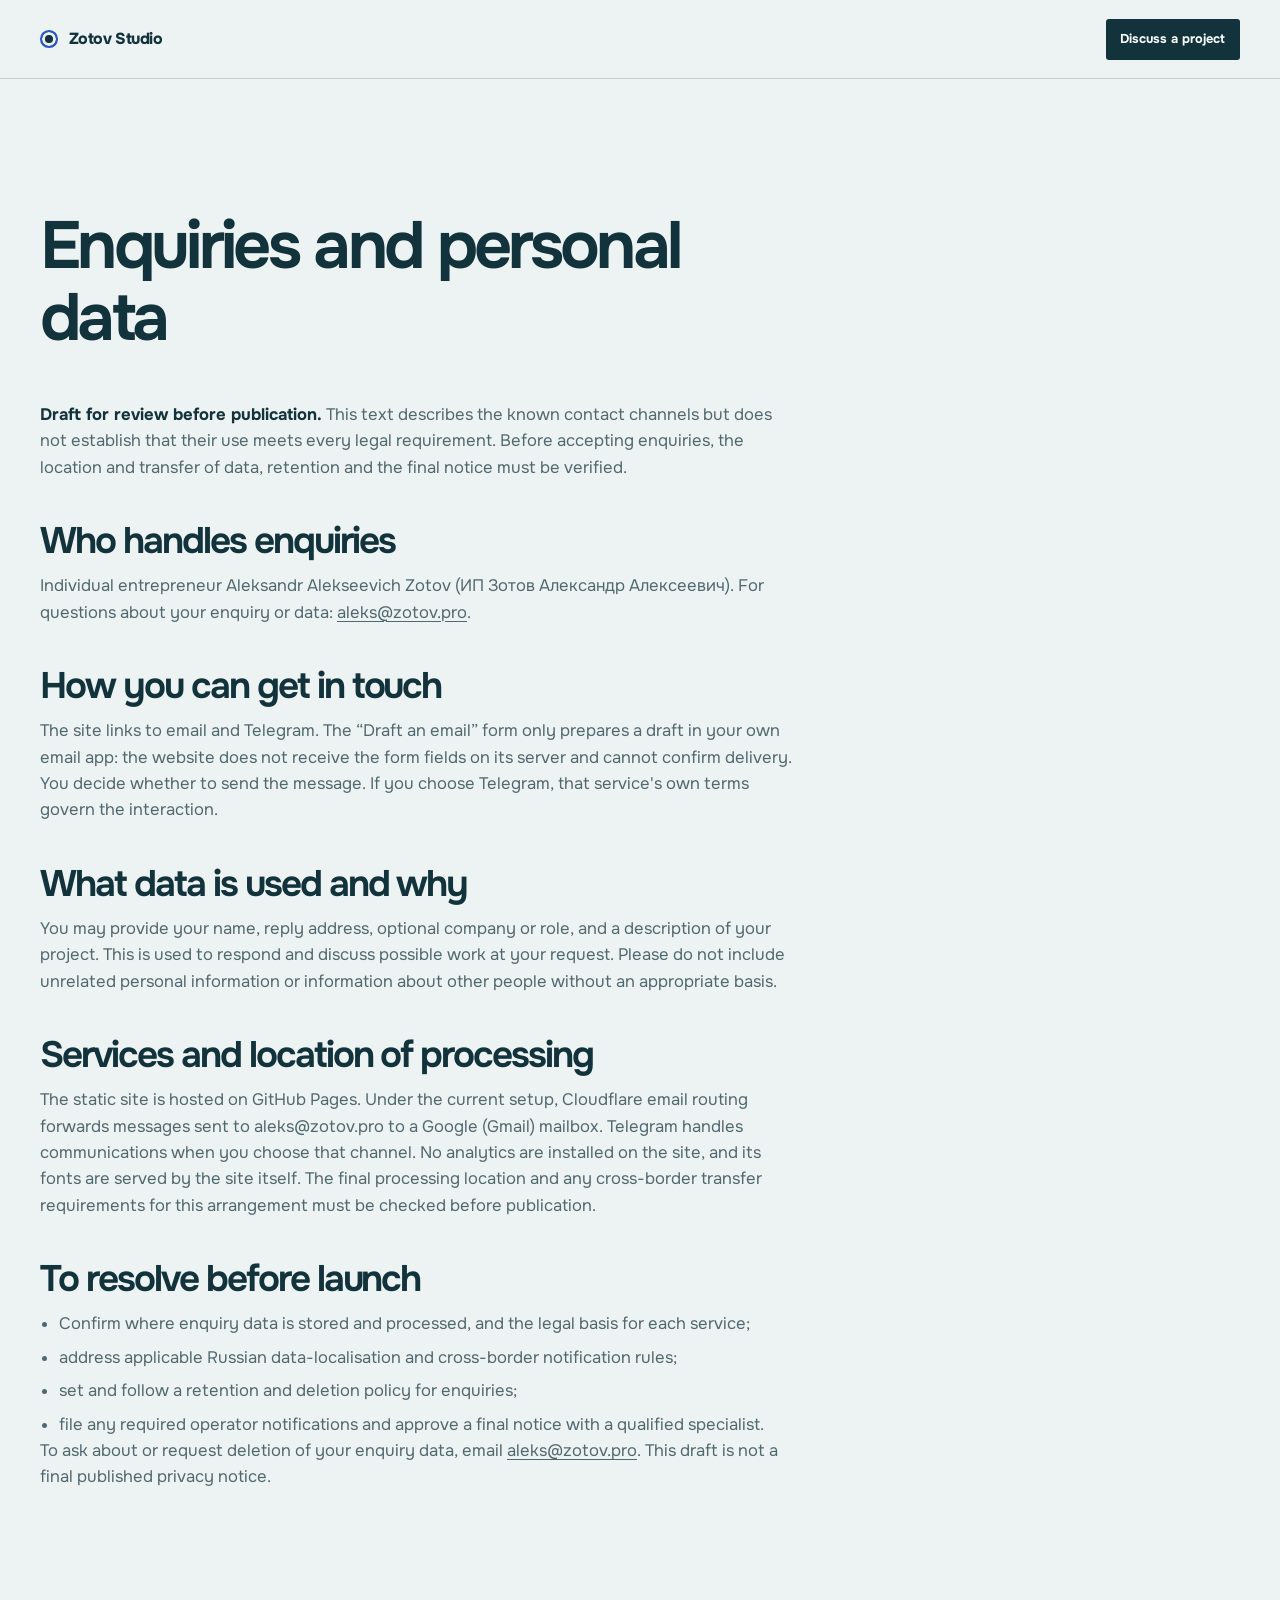
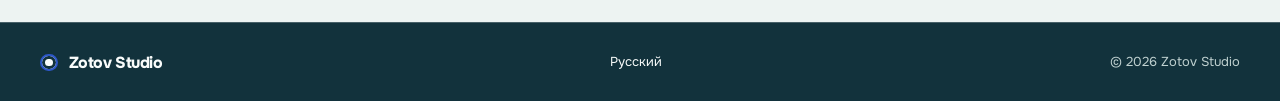
<file: en/privacy/index.html>
<!doctype html>
<html lang="en">
  <head>
    <meta charset="utf-8" />
    <meta name="viewport" content="width=device-width, initial-scale=1" />
    <meta name="robots" content="noindex, follow" />
    <meta name="theme-color" content="#edf3f2" />
    <meta name="description" content="Draft information about processing enquiries for Zotov Studio. Pending review before publication." />
    <title>Data processing — Zotov Studio</title>
    <link rel="canonical" href="https://zotov.pro/en/privacy/" />
    <link rel="alternate" hreflang="ru" href="https://zotov.pro/privacy.html" />
    <link rel="alternate" hreflang="en" href="https://zotov.pro/en/privacy/" />
    <link rel="icon" type="image/svg+xml" href="../../favicon.svg" />
    <link rel="stylesheet" href="../../styles.css" />
  </head>
  <body data-locale="en">
    <a class="skip-link" href="#main">Skip to main content</a>
    <header class="site-header"><div class="shell header-inner"><a class="wordmark" href="../"><span class="wordmark-mark" aria-hidden="true"></span><span>Zotov Studio</span></a><a class="button button-small button-dark" href="../#contact">Discuss a project</a></div></header>
    <main id="main" class="privacy-page section"><div class="shell"><h1>Enquiries and personal data</h1><div class="privacy-copy">
      <p><strong>Draft for review before publication.</strong> This text describes the known contact channels but does not establish that their use meets every legal requirement. Before accepting enquiries, the location and transfer of data, retention and the final notice must be verified.</p>
      <h2>Who handles enquiries</h2><p>Individual entrepreneur Aleksandr Alekseevich Zotov (ИП Зотов Александр Алексеевич). For questions about your enquiry or data: <a href="mailto:aleks@zotov.pro">aleks@zotov.pro</a>.</p>
      <h2>How you can get in touch</h2><p>The site links to email and Telegram. The “Draft an email” form only prepares a draft in your own email app: the website does not receive the form fields on its server and cannot confirm delivery. You decide whether to send the message. If you choose Telegram, that service's own terms govern the interaction.</p>
      <h2>What data is used and why</h2><p>You may provide your name, reply address, optional company or role, and a description of your project. This is used to respond and discuss possible work at your request. Please do not include unrelated personal information or information about other people without an appropriate basis.</p>
      <h2>Services and location of processing</h2><p>The static site is hosted on GitHub Pages. Under the current setup, Cloudflare email routing forwards messages sent to aleks@zotov.pro to a Google (Gmail) mailbox. Telegram handles communications when you choose that channel. No analytics are installed on the site, and its fonts are served by the site itself. The final processing location and any cross-border transfer requirements for this arrangement must be checked before publication.</p>
      <h2>To resolve before launch</h2><ul><li>Confirm where enquiry data is stored and processed, and the legal basis for each service;</li><li>address applicable Russian data-localisation and cross-border notification rules;</li><li>set and follow a retention and deletion policy for enquiries;</li><li>file any required operator notifications and approve a final notice with a qualified specialist.</li></ul>
      <p>To ask about or request deletion of your enquiry data, email <a href="mailto:aleks@zotov.pro">aleks@zotov.pro</a>. This draft is not a final published privacy notice.</p>
    </div></div></main>
    <footer class="site-footer"><div class="shell footer-inner"><a class="wordmark" href="../"><span class="wordmark-mark" aria-hidden="true"></span><span>Zotov Studio</span></a><div><a href="../../privacy.html" lang="ru" hreflang="ru">Русский</a></div><p>© <span data-current-year>2026</span> Zotov Studio</p></div></footer><script src="../../script.js"></script>
  </body>
</html>
</file>
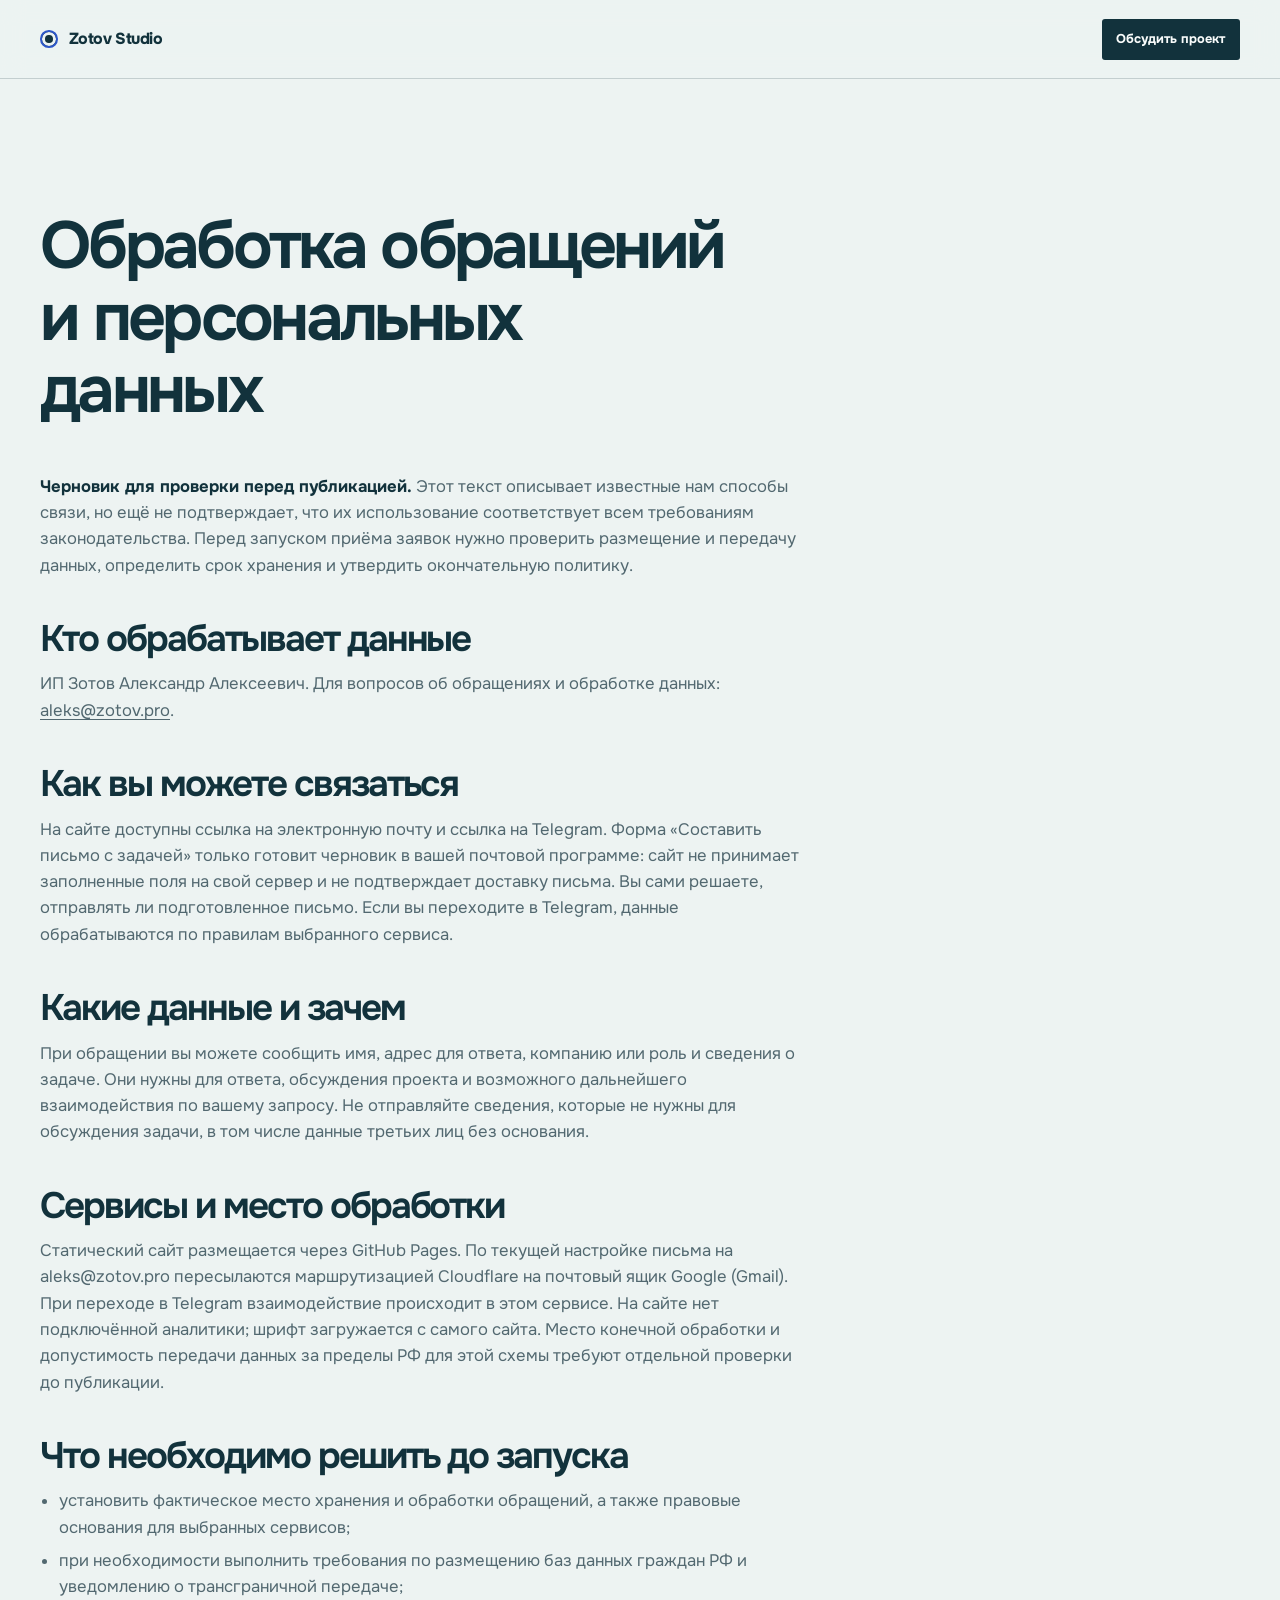
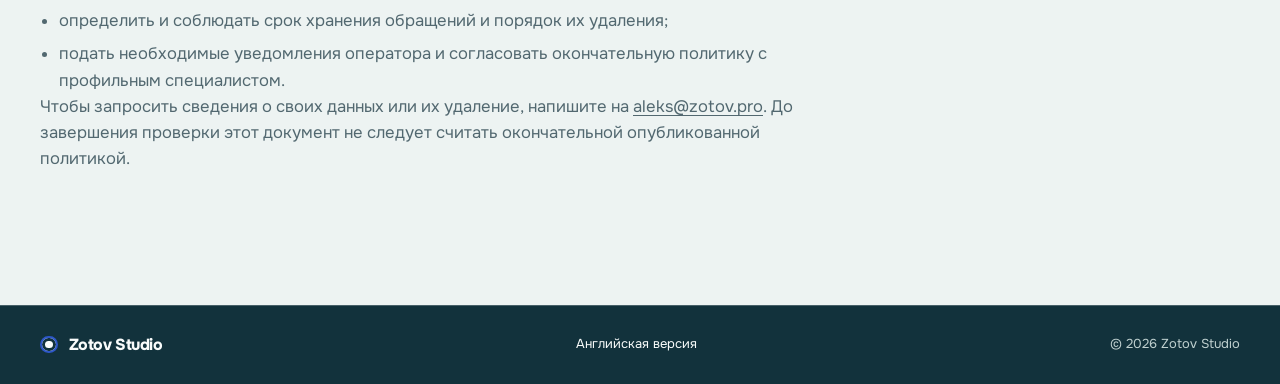
<file: privacy.html>
<!doctype html>
<html lang="ru">
  <head>
    <meta charset="utf-8" />
    <meta name="viewport" content="width=device-width, initial-scale=1" />
    <meta name="robots" content="noindex, follow" />
    <meta name="theme-color" content="#edf3f2" />
    <meta name="description" content="Сведения об обработке обращений для ИП Зотова Александра Алексеевича. Черновик для проверки перед публикацией." />
    <title>Обработка данных — Zotov Studio</title>
    <link rel="canonical" href="https://zotov.pro/privacy.html" />
    <link rel="alternate" hreflang="ru" href="https://zotov.pro/privacy.html" />
    <link rel="alternate" hreflang="en" href="https://zotov.pro/en/privacy/" />
    <link rel="icon" type="image/svg+xml" href="./favicon.svg" />
    <link rel="stylesheet" href="./styles.css" />
  </head>
  <body data-locale="ru">
    <a class="skip-link" href="#main">К основному содержанию</a>
    <header class="site-header"><div class="shell header-inner"><a class="wordmark" href="./"><span class="wordmark-mark" aria-hidden="true"></span><span>Zotov Studio</span></a><a class="button button-small button-dark" href="./#contact">Обсудить проект</a></div></header>
    <main id="main" class="privacy-page section"><div class="shell"><h1>Обработка обращений и персональных данных</h1><div class="privacy-copy">
      <p><strong>Черновик для проверки перед публикацией.</strong> Этот текст описывает известные нам способы связи, но ещё не подтверждает, что их использование соответствует всем требованиям законодательства. Перед запуском приёма заявок нужно проверить размещение и передачу данных, определить срок хранения и утвердить окончательную политику.</p>
      <h2>Кто обрабатывает данные</h2><p>ИП Зотов Александр Алексеевич. Для вопросов об обращениях и обработке данных: <a href="mailto:aleks@zotov.pro">aleks@zotov.pro</a>.</p>
      <h2>Как вы можете связаться</h2><p>На сайте доступны ссылка на электронную почту и ссылка на Telegram. Форма «Составить письмо с задачей» только готовит черновик в вашей почтовой программе: сайт не принимает заполненные поля на свой сервер и не подтверждает доставку письма. Вы сами решаете, отправлять ли подготовленное письмо. Если вы переходите в Telegram, данные обрабатываются по правилам выбранного сервиса.</p>
      <h2>Какие данные и зачем</h2><p>При обращении вы можете сообщить имя, адрес для ответа, компанию или роль и сведения о задаче. Они нужны для ответа, обсуждения проекта и возможного дальнейшего взаимодействия по вашему запросу. Не отправляйте сведения, которые не нужны для обсуждения задачи, в том числе данные третьих лиц без основания.</p>
      <h2>Сервисы и место обработки</h2><p>Статический сайт размещается через GitHub Pages. По текущей настройке письма на aleks@zotov.pro пересылаются маршрутизацией Cloudflare на почтовый ящик Google (Gmail). При переходе в Telegram взаимодействие происходит в этом сервисе. На сайте нет подключённой аналитики; шрифт загружается с самого сайта. Место конечной обработки и допустимость передачи данных за пределы РФ для этой схемы требуют отдельной проверки до публикации.</p>
      <h2>Что необходимо решить до запуска</h2><ul><li>установить фактическое место хранения и обработки обращений, а также правовые основания для выбранных сервисов;</li><li>при необходимости выполнить требования по размещению баз данных граждан РФ и уведомлению о трансграничной передаче;</li><li>определить и соблюдать срок хранения обращений и порядок их удаления;</li><li>подать необходимые уведомления оператора и согласовать окончательную политику с профильным специалистом.</li></ul>
      <p>Чтобы запросить сведения о своих данных или их удаление, напишите на <a href="mailto:aleks@zotov.pro">aleks@zotov.pro</a>. До завершения проверки этот документ не следует считать окончательной опубликованной политикой.</p>
    </div></div></main>
    <footer class="site-footer"><div class="shell footer-inner"><a class="wordmark" href="./"><span class="wordmark-mark" aria-hidden="true"></span><span>Zotov Studio</span></a><div><a href="./en/privacy/" hreflang="en">Английская версия</a></div><p>© <span data-current-year>2026</span> Zotov Studio</p></div></footer><script src="./script.js"></script>
  </body>
</html>
</file>
<file: styles.css>
@font-face {
  font-family: Onest;
  font-style: normal;
  font-weight: 400 800;
  font-display: swap;
  src: url("./assets/fonts/Onest-cyrillic.woff2") format("woff2");
  unicode-range: U+0301, U+0400-045F, U+0490-0491, U+04B0-04B1, U+2116;
}

@font-face {
  font-family: Onest;
  font-style: normal;
  font-weight: 400 800;
  font-display: swap;
  src: url("./assets/fonts/Onest-latin.woff2") format("woff2");
  unicode-range: U+0000-00FF, U+0131, U+0152-0153, U+02BB-02BC, U+02C6, U+02DA, U+02DC, U+0304, U+0308, U+0329, U+2000-206F, U+20AC, U+2122, U+2191, U+2193, U+2212, U+2215, U+FEFF, U+FFFD;
}

:root {
  --mist: #edf3f2;
  --cloud: #f9fcfb;
  --harbour: #12323c;
  --ink: #102a32;
  --slate: #526870;
  --tide: #b7cbc8;
  --cobalt: #2d57c8;
  --line: rgba(18, 50, 60, .19);
  --dark-line: rgba(237, 243, 242, .24);
  --shell: min(1200px, calc(100% - 64px));
  --ease: cubic-bezier(.2, .7, .2, 1);
}

* { box-sizing: border-box; }
html { scroll-behavior: smooth; scroll-padding-top: 94px; }
body { min-width: 320px; margin: 0; color: var(--harbour); background: var(--mist); font: 400 16px/1.58 Onest, "Segoe UI", Arial, sans-serif; }
button, input, textarea { font: inherit; }
button, a { -webkit-tap-highlight-color: transparent; }
a { color: inherit; text-decoration-thickness: 1px; text-underline-offset: .18em; }
a:hover { text-decoration-thickness: 2px; }
h1, h2, h3, p, dl { margin-top: 0; }
h1, h2, h3 { letter-spacing: -.055em; line-height: 1.08; }
ul, ol { margin: 0; padding: 0; }
::selection { color: var(--cloud); background: var(--cobalt); }
:focus-visible { outline: 3px solid var(--cobalt); outline-offset: 3px; }
.section-dark :focus-visible, .site-footer :focus-visible { outline-color: var(--cloud); }
.shell { width: var(--shell); margin-inline: auto; }
.section { padding-block: clamp(5.5rem, 9vw, 9rem); }
.section-dark { color: var(--cloud); background: var(--harbour); }
.section-head { display: grid; grid-template-columns: minmax(0, 1.1fr) minmax(0, .65fr); align-items: end; gap: clamp(2rem, 8vw, 8rem); margin-bottom: clamp(2.7rem, 5.5vw, 5rem); }
.section-head h2, .deployment h2, .about h2, .privacy-page h1 { max-width: 17ch; margin: 0; font-size: clamp(2.65rem, 5.2vw, 5rem); font-weight: 650; }
.section-head > p { max-width: 46ch; margin: 0 0 .25rem; color: var(--slate); font-size: clamp(1rem, 1.3vw, 1.13rem); }
.section-dark .section-head > p { color: #c0d1d0; }

.skip-link { position: fixed; z-index: 100; top: .75rem; left: .75rem; padding: .75rem 1rem; color: var(--cloud); background: var(--cobalt); transform: translateY(-160%); }
.skip-link:focus { transform: translateY(0); }
.sr-only { position: absolute; width: 1px; height: 1px; overflow: hidden; clip: rect(0, 0, 0, 0); white-space: nowrap; }

.site-header { position: sticky; z-index: 20; top: 0; border-bottom: 1px solid var(--line); background: var(--mist); background: color-mix(in srgb, var(--mist) 95%, transparent); backdrop-filter: blur(12px); }
.header-inner { display: flex; min-height: 78px; align-items: center; justify-content: space-between; gap: 1.5rem; }
.wordmark { display: inline-flex; flex-shrink: 0; align-items: center; gap: .7rem; font-size: 1rem; font-weight: 750; letter-spacing: -.035em; text-decoration: none; white-space: nowrap; }
.wordmark-mark { display: inline-block; width: 1.1rem; height: 1.1rem; border: 2px solid var(--cobalt); border-radius: 50%; box-shadow: inset 0 0 0 3px var(--mist); background: var(--harbour); }
.site-footer .wordmark-mark { box-shadow: inset 0 0 0 3px var(--harbour); background: var(--cloud); }
.site-nav { display: flex; align-items: center; gap: clamp(1rem, 1.8vw, 1.8rem); font-size: .85rem; font-weight: 650; }
.site-nav > a:not(.button) { text-decoration: none; white-space: nowrap; }
.site-nav > a:not(.button):hover { color: var(--cobalt); }
.site-nav .locale-link { color: var(--cobalt); }
.menu-toggle { display: none; }

.button { display: inline-flex; min-height: 49px; align-items: center; justify-content: center; padding: .78rem 1.2rem; border: 1px solid transparent; border-radius: 3px; font-size: .91rem; font-weight: 700; line-height: 1.25; text-align: center; text-decoration: none; cursor: pointer; transition: color .18s var(--ease), background .18s var(--ease), border-color .18s var(--ease); }
.button:hover { text-decoration: none; }
.button-primary { color: var(--cloud); background: var(--cobalt); }
.button-primary:hover { background: #2049b7; }
.button-dark { color: var(--cloud); background: var(--harbour); }
.button-dark:hover { background: var(--cobalt); }
.button-light { width: 100%; color: var(--harbour); background: var(--cloud); }
.button-light:hover { color: var(--cloud); background: var(--cobalt); }
.button-small { min-height: 41px; padding: .55rem .85rem; font-size: .8rem; white-space: nowrap; }
.text-action { color: var(--cobalt); font-size: .93rem; font-weight: 700; }

.hero { padding-top: clamp(4.25rem, 7vw, 7.5rem); }
.hero-grid { display: grid; grid-template-columns: minmax(0, 1.12fr) minmax(0, .88fr); align-items: center; gap: clamp(3rem, 6vw, 6rem); }
.hero-intro { margin-bottom: 1.5rem; color: var(--slate); font-size: .86rem; font-weight: 650; }
.hero h1 { max-width: 13ch; margin: 0 0 1.6rem; font-size: clamp(3.35rem, 5.9vw, 5.8rem); font-weight: 720; letter-spacing: -.07em; line-height: 1.025; }
.hero-lede { max-width: 56ch; margin-bottom: 2rem; color: var(--slate); font-size: clamp(1.02rem, 1.35vw, 1.18rem); }
.hero-actions { display: flex; flex-wrap: wrap; align-items: center; gap: 1rem 1.8rem; }
.system-map { position: relative; height: clamp(360px, 36vw, 460px); min-width: 0; border: 1px solid var(--line); background: var(--cloud); overflow: hidden; }
.system-map::before { position: absolute; inset: 0; background: repeating-linear-gradient(90deg, transparent 0, transparent 88px, rgba(18, 50, 60, .035) 89px), repeating-linear-gradient(0deg, transparent 0, transparent 88px, rgba(18, 50, 60, .035) 89px); content: ""; }
.system-map svg { position: absolute; inset: 0; width: 100%; height: 100%; }
.route { fill: none; stroke-width: 2; vector-effect: non-scaling-stroke; }
.route-muted { stroke: var(--tide); }
.route-active { stroke: var(--cobalt); stroke-dasharray: 390; animation: trace 1.8s .35s var(--ease) both; }
.route-node { stroke: var(--cloud); stroke-width: 3; }
.node-input { fill: var(--slate); }
.node-core { fill: var(--cobalt); }
.node-end { fill: var(--harbour); }
.map-caption { position: absolute; z-index: 1; max-width: 205px; color: var(--slate); font-size: .71rem; font-weight: 600; line-height: 1.3; }
.map-caption-top { top: 1.45rem; left: 1.45rem; }
.map-caption-bottom { right: 1.45rem; bottom: 1.45rem; text-align: right; }
.map-input { position: absolute; z-index: 2; left: 8%; width: 85px; transform: translateY(-50%); color: var(--slate); font-size: .74rem; font-weight: 650; }
.input-one { top: 24%; }
.input-two { top: 50%; }
.input-three { top: 76%; }
.map-core, .map-output { position: absolute; z-index: 2; width: 24%; padding: .8rem; border: 1px solid var(--line); background: var(--cloud); font-size: clamp(.66rem, .95vw, .87rem); font-weight: 700; line-height: 1.24; }
.map-core { top: 50%; left: 43%; transform: translateY(-50%); color: var(--cobalt); }
.map-output { top: 50%; right: 2%; transform: translateY(-50%); text-align: right; }
.hero-bottom { display: grid; grid-template-columns: 12px 1fr auto; align-items: center; gap: 1.1rem; margin-top: clamp(4.5rem, 8vw, 7.5rem); padding-block: 1.35rem; border-top: 1px solid var(--line); font-size: .83rem; }
.hero-bottom p { margin: 0; color: var(--slate); }
.hero-bottom a { color: var(--cobalt); font-weight: 700; text-decoration: none; }
.hero-bottom a:hover { text-decoration: underline; }
.hero-rule { width: .6rem; height: .6rem; border-radius: 50%; background: var(--cobalt); }

.services { border-top: 1px solid var(--line); }
.service-list { border-top: 1px solid var(--line); }
.service-row { display: grid; grid-template-columns: minmax(0, 1.08fr) minmax(0, .9fr) 20px; align-items: baseline; gap: clamp(1.5rem, 5vw, 5rem); padding: 2rem 0 2.15rem; border-bottom: 1px solid var(--line); }
.service-row h3 { max-width: 19ch; margin: 0; font-size: clamp(1.55rem, 2.7vw, 2.55rem); font-weight: 650; }
.service-row p { max-width: 53ch; margin: 0; color: var(--slate); }
.service-mark { width: 9px; height: 9px; margin-top: .55rem; border: 2px solid var(--cobalt); border-radius: 50%; }

.scenarios .section-head h2 { max-width: 14ch; }
.scenario-grid { display: grid; grid-template-columns: repeat(3, minmax(0, 1fr)); border-top: 1px solid var(--dark-line); border-left: 1px solid var(--dark-line); }
.scenario-grid article { min-height: 238px; padding: clamp(1.55rem, 2.65vw, 2.7rem); border-right: 1px solid var(--dark-line); border-bottom: 1px solid var(--dark-line); }
.scenario-grid h3 { max-width: 16ch; margin: 0 0 1.5rem; font-size: clamp(1.55rem, 2vw, 2.1rem); font-weight: 630; }
.scenario-grid p { max-width: 39ch; margin: 0; color: #c0d1d0; font-size: .93rem; }

.examples-list { border-top: 1px solid var(--line); }
.work-example { display: grid; grid-template-columns: minmax(0, .42fr) minmax(0, 1fr); gap: clamp(2rem, 8vw, 8rem); min-height: 335px; padding: clamp(2rem, 4vw, 4rem) 0; border-bottom: 1px solid var(--line); }
.example-side { display: flex; flex-direction: column; justify-content: space-between; color: var(--slate); font-size: .84rem; font-weight: 650; }
.example-symbol { position: relative; width: 130px; height: 110px; margin: 1rem 0 0 1rem; }
.symbol-catalog i { position: absolute; width: 45px; height: 45px; border: 1px solid var(--cobalt); transform: rotate(45deg); }
.symbol-catalog i:nth-child(1) { top: 7px; left: 33px; background: var(--tide); }
.symbol-catalog i:nth-child(2) { top: 43px; left: 7px; background: var(--mist); }
.symbol-catalog i:nth-child(3) { top: 43px; left: 60px; background: var(--cloud); }
.symbol-equipment { width: 98px; height: 98px; margin-left: 0; border: 1px solid var(--tide); }
.symbol-equipment::before, .symbol-equipment::after { position: absolute; background: var(--tide); content: ""; }
.symbol-equipment::before { top: 50%; left: 0; width: 100%; height: 1px; }
.symbol-equipment::after { top: 0; left: 50%; width: 1px; height: 100%; }
.symbol-equipment i { position: absolute; z-index: 1; width: 9px; height: 9px; border-radius: 50%; background: var(--cobalt); }
.symbol-equipment i:nth-child(1) { top: 20%; left: 20%; }
.symbol-equipment i:nth-child(2) { top: 20%; right: 20%; }
.symbol-equipment i:nth-child(3) { bottom: 20%; left: 20%; }
.symbol-equipment i:nth-child(4) { bottom: 20%; right: 20%; }
.example-body h3 { max-width: 17ch; margin: 0 0 1.35rem; font-size: clamp(2rem, 3.7vw, 3.7rem); font-weight: 650; }
.example-body p { max-width: 61ch; margin-bottom: 1.8rem; color: var(--slate); font-size: 1.04rem; }
.example-body ul { display: flex; flex-wrap: wrap; gap: .5rem 1.3rem; list-style: none; }
.example-body li { color: var(--ink); font-size: .82rem; font-weight: 650; }
.example-body li::before { margin-right: .45rem; color: var(--cobalt); content: "+"; }
.transparency-note { max-width: 83ch; margin-top: 1.5rem; color: var(--slate); font-size: .79rem; }

.process { background: var(--cloud); }
.process-list { border-top: 1px solid var(--line); list-style: none; }
.process-list li { display: grid; grid-template-columns: minmax(80px, .37fr) minmax(0, 1fr); gap: clamp(1.5rem, 6vw, 6rem); padding: 1.9rem 0 2rem; border-bottom: 1px solid var(--line); }
.process-list li > span { color: var(--cobalt); font-size: .89rem; font-weight: 700; }
.process-list h3 { margin: 0 0 .5rem; font-size: clamp(1.7rem, 2.95vw, 2.9rem); font-weight: 630; }
.process-list p { max-width: 57ch; margin: 0; color: var(--slate); }

.deployment { color: var(--harbour); background: var(--tide); }
.deployment-layout { display: grid; grid-template-columns: minmax(0, 1fr) minmax(0, .8fr); gap: clamp(3rem, 9vw, 9rem); }
.deployment h2 { max-width: 13ch; font-size: clamp(2.7rem, 4.8vw, 4.75rem); }
.deployment-copy > p { max-width: 56ch; margin: 1.8rem 0 0; font-size: 1.07rem; }
.deployment-options { border-top: 1px solid rgba(18, 50, 60, .3); }
.deployment-options > div { display: grid; grid-template-columns: minmax(0, .8fr) minmax(0, 1fr); gap: 1.5rem; padding: 1.45rem 0; border-bottom: 1px solid rgba(18, 50, 60, .3); }
.deployment-options h3 { margin: 0; font-size: 1.27rem; font-weight: 700; }
.deployment-options p { margin: 0; font-size: .91rem; }

.pricing { border-bottom: 1px solid var(--line); }
.price-grid { display: grid; grid-template-columns: repeat(3, minmax(0, 1fr)); border: 1px solid var(--line); }
.price-card { display: flex; min-width: 0; min-height: 410px; flex-direction: column; padding: clamp(1.5rem, 2.7vw, 2.6rem); }
.price-card + .price-card { border-left: 1px solid var(--line); }
.price-card-featured { color: var(--cloud); background: var(--harbour); }
.price-card-featured + .price-card { border-left: 0; }
.price-label { margin-bottom: 2.3rem; color: var(--slate); font-size: .87rem; font-weight: 650; }
.price-card-featured .price-label, .price-card-featured > p:not(.price-value, .price-label) { color: #c0d1d0; }
.price-value { margin: 0 0 1.35rem; font-size: clamp(1.65rem, 2.4vw, 2.45rem); font-weight: 750; letter-spacing: -.055em; line-height: 1.1; white-space: nowrap; }
.price-card h3 { min-height: 2.2em; margin: 0 0 .95rem; font-size: clamp(1.38rem, 1.8vw, 1.78rem); font-weight: 650; }
.price-card > p:not(.price-value, .price-label) { max-width: 33ch; margin-bottom: 1.8rem; color: var(--slate); font-size: .94rem; }
.price-card a { margin-top: auto; color: var(--cobalt); font-size: .86rem; font-weight: 700; }
.price-card-featured a { color: var(--cloud); }

.about { background: var(--cloud); }
.about-layout { display: grid; grid-template-columns: 1fr .85fr; gap: clamp(3rem, 10vw, 11rem); }
.about h2 { max-width: 13ch; }
.about-layout > div { max-width: 55ch; color: var(--slate); font-size: clamp(1.04rem, 1.4vw, 1.22rem); }
.about-layout p + p { margin-top: 1.2rem; }

.faq-list { border-top: 1px solid var(--line); }
.faq-list > div { display: grid; grid-template-columns: minmax(0, 1fr) minmax(0, .9fr); gap: clamp(2rem, 7vw, 7rem); padding: 1.5rem 0; border-bottom: 1px solid var(--line); }
.faq-list dt { font-size: clamp(1.2rem, 1.85vw, 1.7rem); font-weight: 670; line-height: 1.25; }
.faq-list dd { max-width: 59ch; margin: 0; color: var(--slate); }

.contact-layout { display: grid; grid-template-columns: minmax(0, 1fr) minmax(0, .83fr); gap: clamp(3rem, 9vw, 10rem); }
.contact h2 { max-width: 11ch; margin: 0 0 1.5rem; font-size: clamp(3rem, 5.35vw, 5.4rem); font-weight: 650; }
.contact-copy > p { max-width: 47ch; color: #c0d1d0; font-size: 1.12rem; }
.contact-links { display: grid; gap: 0; max-width: 480px; margin-top: clamp(2.5rem, 5vw, 4.5rem); border-top: 1px solid var(--dark-line); }
.contact-link { display: flex; align-items: center; justify-content: space-between; gap: 1rem; padding: 1rem 0; border-bottom: 1px solid var(--dark-line); font-size: clamp(1.03rem, 1.55vw, 1.3rem); font-weight: 670; text-decoration: none; overflow-wrap: anywhere; }
.contact-link:hover { color: var(--tide); }
.contact-link span { flex: none; }
.brief-form { display: grid; gap: 1rem; align-content: start; }
.brief-form h3 { margin: 0; font-size: 1.75rem; font-weight: 650; }
.form-explainer { max-width: 47ch; margin: -.2rem 0 .55rem; color: #c0d1d0; font-size: .91rem; }
.form-row { display: grid; gap: .42rem; }
.form-row label { font-size: .82rem; font-weight: 650; }
.optional { color: #c0d1d0; font-weight: 400; }
.form-row input, .form-row textarea { width: 100%; padding: .75rem .85rem; border: 1px solid rgba(237, 243, 242, .45); border-radius: 2px; outline: none; color: var(--cloud); background: transparent; }
.form-row textarea { resize: vertical; }
.form-row input:focus, .form-row textarea:focus { border-color: var(--cloud); background: rgba(237, 243, 242, .06); }
.form-row input:focus-visible, .form-row textarea:focus-visible { outline: 2px solid var(--cloud); outline-offset: 2px; }
.form-row input[aria-invalid="true"], .form-row textarea[aria-invalid="true"] { border-color: #ffc49d; }
.form-privacy, .form-status { margin: 0; color: #c0d1d0; font-size: .78rem; }
.form-privacy a { color: var(--cloud); }
.form-status { min-height: 1.3em; }
.form-status.is-error { color: #ffc49d; }
.no-js .brief-form { display: none; }

.site-footer { padding: 1.65rem 0; color: var(--cloud); background: var(--harbour); border-top: 1px solid var(--dark-line); }
.footer-inner { display: flex; align-items: center; justify-content: space-between; gap: 1.5rem 2rem; font-size: .81rem; }
.footer-inner > div { display: flex; gap: 1.4rem; }
.footer-inner a { text-decoration: none; }
.footer-inner a:hover { color: var(--tide); }
.footer-inner p { margin: 0; color: #c0d1d0; }

.privacy-page { min-height: calc(100vh - 170px); }
.privacy-page h1 { max-width: 16ch; margin: 1rem 0 3rem; }
.privacy-copy { max-width: 760px; color: var(--slate); font-size: 1.04rem; }
.privacy-copy h2 { margin: 2.5rem 0 .8rem; color: var(--harbour); font-size: clamp(1.6rem, 3vw, 2.3rem); font-weight: 650; }
.privacy-copy ul { padding-left: 1.2rem; }
.privacy-copy li + li { margin-top: .45rem; }
.privacy-copy strong { color: var(--harbour); }

@keyframes trace { from { stroke-dashoffset: 390; } to { stroke-dashoffset: 0; } }

@media (max-width: 980px) {
  :root { --shell: min(100% - 40px, 720px); }
  .header-inner { min-height: 70px; }
  .menu-toggle { display: grid; width: 44px; height: 42px; align-content: center; justify-content: center; gap: 6px; padding: 0; border: 1px solid var(--line); border-radius: 3px; color: var(--harbour); background: transparent; cursor: pointer; }
  .menu-toggle span { display: block; width: 20px; height: 2px; background: currentColor; transition: transform .2s var(--ease); }
  .menu-toggle[aria-expanded="true"] span:first-child { transform: translateY(4px) rotate(45deg); }
  .menu-toggle[aria-expanded="true"] span:last-child { transform: translateY(-4px) rotate(-45deg); }
  .site-nav { position: absolute; top: 70px; right: 0; left: 0; display: none; flex-direction: column; align-items: stretch; gap: 0; padding: .45rem max(20px, calc((100vw - 720px) / 2)) 1.35rem; border-bottom: 1px solid var(--line); background: var(--mist); box-shadow: 0 15px 30px rgba(18, 50, 60, .1); }
  .site-nav.is-open { display: flex; }
  .site-nav > a:not(.button) { padding: .78rem 0; border-bottom: 1px solid var(--line); }
  .site-nav .button { align-self: flex-start; margin-top: 1rem; }
  .no-js .header-inner { display: block; padding-block: 1rem; }
  .no-js .menu-toggle { display: none; }
  .no-js .site-nav { position: static; display: flex; padding: .5rem 0 0; border: 0; box-shadow: none; }
  .hero-grid { grid-template-columns: 1fr; }
  .hero h1 { max-width: 14ch; }
  .system-map { width: 100%; height: 410px; }
  .section-head, .about-layout, .deployment-layout, .contact-layout { grid-template-columns: 1fr; gap: 1.55rem; }
  .section-head > p { max-width: 60ch; }
  .scenario-grid { grid-template-columns: repeat(2, minmax(0, 1fr)); }
  .deployment-copy > p { margin-top: 1.2rem; }
  .deployment-options { margin-top: 1.5rem; }
  .price-grid { grid-template-columns: 1fr; }
  .price-card { min-height: 0; padding: 2rem; }
  .price-card + .price-card { border-top: 1px solid var(--line); border-left: 0; }
  .price-label { margin-bottom: 1.3rem; }
  .price-card h3 { min-height: 0; }
  .price-card a { margin-top: .5rem; }
  .contact h2 { max-width: 16ch; }
  .contact-links { margin-top: 2rem; }
  .brief-form { margin-top: 2.5rem; }
}

@media (max-width: 620px) {
  :root { --shell: calc(100% - 36px); }
  html { scroll-padding-top: 78px; }
  .section { padding-block: 4.9rem; }
  .header-inner { min-height: 64px; }
  .site-nav { top: 64px; padding-inline: 18px; }
  .hero { padding-top: 3.5rem; }
  .hero h1 { max-width: 14ch; font-size: clamp(2.95rem, 12.4vw, 4.15rem); }
  .hero-lede { font-size: 1rem; }
  .hero-actions { align-items: flex-start; flex-direction: column; }
  .hero-bottom { grid-template-columns: 10px 1fr; margin-top: 4rem; }
  .hero-bottom a { grid-column: 2; }
  .section-head h2, .deployment h2, .about h2 { font-size: clamp(2.55rem, 11vw, 3.5rem); }
  .system-map { height: 320px; }
  .map-caption { font-size: .59rem; }
  .map-caption-top { top: 1rem; left: 1rem; }
  .map-caption-bottom { right: 1rem; bottom: 1rem; }
  .map-input { left: 7%; width: 62px; font-size: .65rem; }
  .map-core, .map-output { padding: .45rem; font-size: .64rem; }
  .service-row { grid-template-columns: 1fr 10px; gap: .8rem 1.25rem; padding: 1.65rem 0; }
  .service-row p { grid-column: 1; grid-row: 2; }
  .service-mark { grid-column: 2; grid-row: 1; }
  .scenario-grid { grid-template-columns: 1fr; }
  .scenario-grid article { min-height: 0; padding: 1.8rem; }
  .scenario-grid h3 { margin-bottom: .7rem; }
  .work-example { grid-template-columns: 1fr; gap: 1.3rem; min-height: 0; padding: 2.3rem 0; }
  .example-side { display: block; }
  .example-symbol { display: none; }
  .example-body h3 { font-size: clamp(2rem, 8.8vw, 2.8rem); }
  .example-body p { font-size: 1rem; }
  .process-list li { grid-template-columns: 48px 1fr; gap: 1rem; }
  .process-list h3 { font-size: 1.75rem; }
  .deployment-options > div { grid-template-columns: 1fr; gap: .25rem; }
  .faq-list > div { grid-template-columns: 1fr; gap: .5rem; }
  .contact h2 { font-size: clamp(2.85rem, 12vw, 4rem); }
  .footer-inner { align-items: flex-start; flex-direction: column; }
}

@media (prefers-reduced-motion: reduce) {
  *, *::before, *::after { scroll-behavior: auto !important; animation-duration: .01ms !important; animation-iteration-count: 1 !important; transition-duration: .01ms !important; }
  .route-active { stroke-dashoffset: 0; }
}
</file>
